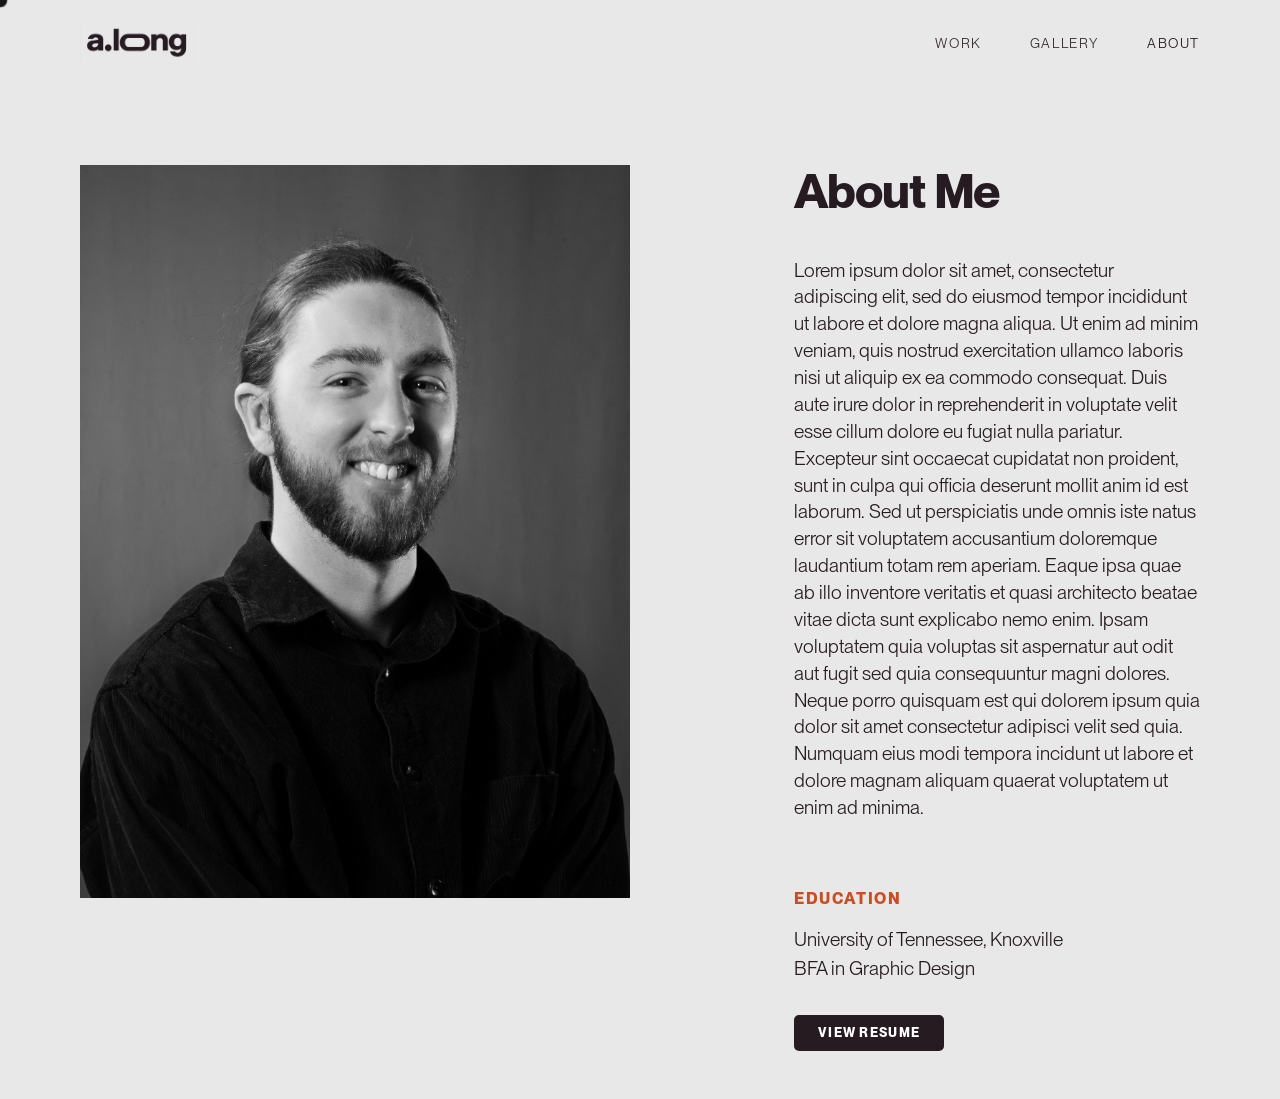
<file: about.html>
<!DOCTYPE html>
<html lang="en" data-theme="light">
<head>
    <meta charset="UTF-8">
    <meta name="viewport" content="width=device-width, initial-scale=1.0">
    <title>Alexander Long - About</title>
    <link rel="stylesheet" href="about-styles.css">
</head>
<body>
    <!-- Custom Cursor -->
    <div id="custom-cursor">View</div>

    <div id="loading-screen" class="loaded">
        <div class="loading-icon"></div>
    </div>

    <header class="header-static">
        <a href="homepage.html" class="logo"><img src="images/a-long-logo.png" alt="Alexander Long"></a>
        <nav>
            <ul>
                <li><a href="page2.html">WORK</a></li>
                <li><a href="gallery.html">GALLERY</a></li>
                <li><a href="about.html" class="active">ABOUT</a></li>
            </ul>
        </nav>
    </header>

    <main>
        <section class="info-grid">
            <div class="image-column">
                <img src="images/headshot.png" alt="Alexander Long">
            </div>

            <div class="about-column">
                <h3>About Me</h3>
                <p>Lorem ipsum dolor sit amet, consectetur adipiscing elit, sed do eiusmod tempor incididunt ut labore et dolore magna aliqua. 
                    Ut enim ad minim veniam, quis nostrud exercitation ullamco laboris nisi ut aliquip ex ea commodo consequat. 
                    Duis aute irure dolor in reprehenderit in voluptate velit esse cillum dolore eu fugiat nulla pariatur. 
                    Excepteur sint occaecat cupidatat non proident, sunt in culpa qui officia deserunt mollit anim id est laborum. 
                    Sed ut perspiciatis unde omnis iste natus error sit voluptatem accusantium doloremque laudantium totam rem aperiam. 
                    Eaque ipsa quae ab illo inventore veritatis et quasi architecto beatae vitae dicta sunt explicabo nemo enim. 
                    Ipsam voluptatem quia voluptas sit aspernatur aut odit aut fugit sed quia consequuntur magni dolores. 
                    Neque porro quisquam est qui dolorem ipsum quia dolor sit amet consectetur adipisci velit sed quia. 
                    Numquam eius modi tempora incidunt ut labore et dolore magnam aliquam quaerat voluptatem ut enim ad minima. 
                </p>
                
                <div class="education-section">
                    <h4 class="education-label">EDUCATION</h4>
                    <h2 class="education-school">University of Tennessee, Knoxville</h2>
                    <p class="education-degree">BFA in Graphic Design</p>
                </div>
                
                <a href="#" class="about-link-button">VIEW RESUME</a>
            </div>
        </section>
    </main>

    <script>
        // Page transition on WORK link click
        (function() {
            var workLink = document.querySelector('a[href="page2.html"]');
            var loadingScreen = document.getElementById('loading-screen');
            
            if (workLink && loadingScreen) {
                workLink.addEventListener('click', function(e) {
                    e.preventDefault();
                    
                    // Start from top (hidden position)
                    loadingScreen.style.transition = 'none';
                    loadingScreen.style.transform = 'translateY(-100%)';
                    loadingScreen.classList.remove('loaded');
                    void loadingScreen.offsetWidth; // Trigger reflow
                    
                    // Animate down to cover screen
                    loadingScreen.style.transition = 'transform 1s cubic-bezier(0.65, 0, 0.35, 1)';
                    loadingScreen.style.transform = 'translateY(0)';
                    
                    setTimeout(function() {
                        window.location.href = 'page2.html';
                    }, 1000);
                });
            }
        })();

        // Custom Cursor with smooth following
        (function() {
            var customCursor = document.getElementById('custom-cursor');
            
            var cursorPos = { x: 0, y: 0 };
            var mousePos = { x: 0, y: 0 };
            var speed = 0.15;

            document.addEventListener('mousemove', function(e) {
                mousePos.x = e.clientX;
                mousePos.y = e.clientY;
            });

            function updateCursor() {
                cursorPos.x += (mousePos.x - cursorPos.x) * speed;
                cursorPos.y += (mousePos.y - cursorPos.y) * speed;
                
                customCursor.style.transform = 'translate(' + cursorPos.x + 'px, ' + cursorPos.y + 'px) translate(-50%, -50%)';
                
                requestAnimationFrame(updateCursor);
            }
            updateCursor();

            var navLinks = document.querySelectorAll('nav a');
            var logo = document.querySelector('.logo');
            
            navLinks.forEach(function(link) {
                link.addEventListener('mouseenter', function() {
                    customCursor.classList.add('active');
                });

                link.addEventListener('mouseleave', function() {
                    customCursor.classList.remove('active');
                });
            });
            
            if (logo) {
                logo.addEventListener('mouseenter', function() {
                    customCursor.classList.add('active');
                });

                logo.addEventListener('mouseleave', function() {
                    customCursor.classList.remove('active');
                });
            }

            // Add hover effect for about link button
            var aboutButton = document.querySelector('.about-link-button');
            if (aboutButton) {
                aboutButton.addEventListener('mouseenter', function() {
                    customCursor.classList.add('active');
                });

                aboutButton.addEventListener('mouseleave', function() {
                    customCursor.classList.remove('active');
                });
            }
        })();

        // Page transition for Gallery link
        (function() {
            var galleryLink = document.querySelector('a[href="gallery.html"]');
            var loadingScreen = document.getElementById('loading-screen');
            
            if (galleryLink && loadingScreen) {
                galleryLink.addEventListener('click', function(e) {
                    e.preventDefault();
                    
                    loadingScreen.style.transition = 'none';
                    loadingScreen.style.transform = 'translateY(-100%)';
                    loadingScreen.classList.remove('loaded');
                    void loadingScreen.offsetWidth;
                    
                    loadingScreen.style.transition = 'transform 1s cubic-bezier(0.65, 0, 0.35, 1)';
                    loadingScreen.style.transform = 'translateY(0)';
                    
                    setTimeout(function() {
                        window.location.href = 'gallery.html';
                    }, 1000);
                });
            }
        })();

        // Page transition for Logo click
        (function() {
            var logoLink = document.querySelector('a.logo');
            var loadingScreen = document.getElementById('loading-screen');
            
            if (logoLink && loadingScreen) {
                logoLink.addEventListener('click', function(e) {
                    e.preventDefault();
                    
                    loadingScreen.style.transition = 'none';
                    loadingScreen.style.transform = 'translateY(-100%)';
                    loadingScreen.classList.remove('loaded');
                    void loadingScreen.offsetWidth;
                    
                    loadingScreen.style.transition = 'transform 1s cubic-bezier(0.65, 0, 0.35, 1)';
                    loadingScreen.style.transform = 'translateY(0)';
                    
                    setTimeout(function() {
                        window.location.href = 'homepage.html';
                    }, 1000);
                });
            }
        })();
    </script>
</body>
</html>
</file>
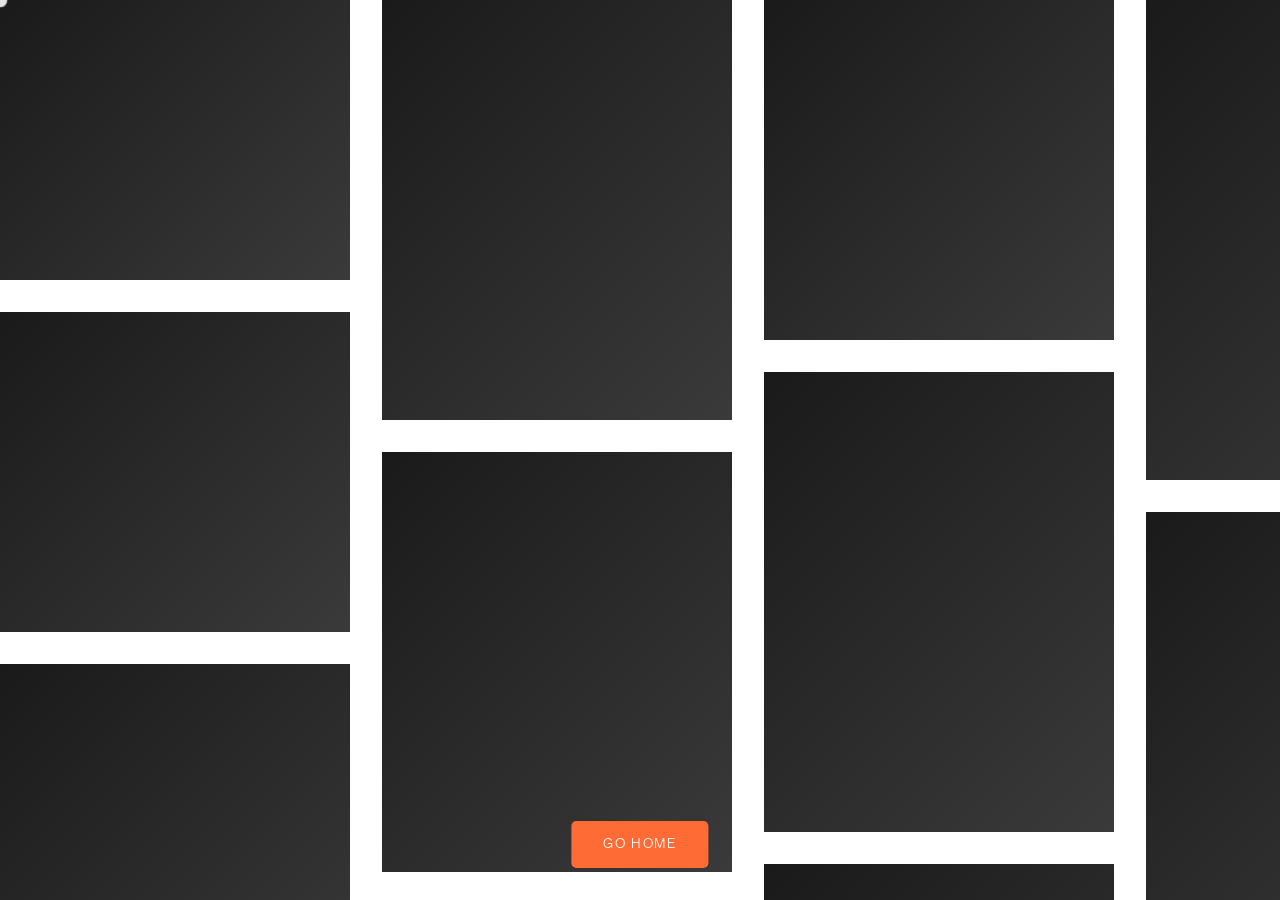
<file: gallery.html>
<!DOCTYPE html>
<html lang="en">
<head>
    <meta charset="UTF-8">
    <meta name="viewport" content="width=device-width, initial-scale=1.0">
    <title>Gallery - Alexander Long</title>
    <link rel="stylesheet" href="gallery-styles.css">
</head>
<body>
    <!-- Custom Cursor -->
    <div id="custom-cursor">View</div>

    <div id="loading-screen">
        <div class="loading-icon"></div>
    </div>

    <div id="gallery-container"></div>

    <a href="homepage.html" id="home-button">GO HOME

    <script>
        // Custom Cursor
        (function() {
            var customCursor = document.getElementById('custom-cursor');
            
            var cursorPos = { x: 0, y: 0 };
            var mousePos = { x: 0, y: 0 };
            var speed = 0.15;

            document.addEventListener('mousemove', function(e) {
                mousePos.x = e.clientX;
                mousePos.y = e.clientY;
            });

            function updateCursor() {
                cursorPos.x += (mousePos.x - cursorPos.x) * speed;
                cursorPos.y += (mousePos.y - cursorPos.y) * speed;
                
                customCursor.style.transform = 'translate(' + cursorPos.x + 'px, ' + cursorPos.y + 'px) translate(-50%, -50%)';
                
                requestAnimationFrame(updateCursor);
            }
            updateCursor();
        })();

        // Infinite Parallax Grid
        (function() {
            var container = document.getElementById('gallery-container');
            var items = [];
            var mouse = { x: 0.5, y: 0.5 };
            var scroll = { x: 0, y: 0, targetX: 0, targetY: 0 };
            var isDragging = false;
            var dragStart = { x: 0, y: 0, scrollX: 0, scrollY: 0 };
            
            // Masonry layout with 2rem gaps
            var gap = 32; // 2rem = 32px
            var cellSize = 350;
            var cols = 6;
            
            // Wide range of image heights (250-500px) for better gap filling
            var heights = [
                280, 420, 340, 480, 360, 440, 320, 460, 380, 420, 
                300, 450, 370, 430, 350, 470, 390, 410, 360, 440, 
                330, 460, 380, 420, 350, 450, 370, 430, 360, 470,
                290, 440, 380, 420, 350, 460, 370, 430, 360, 450,
                310, 470, 390, 410, 370, 440, 350, 460, 380, 430,
                320, 450, 360, 430, 390, 460, 370, 420, 350, 440
            ];
            
            var imageData = [];
            var columnHeights = [];
            
            // Initialize column heights
            for (var i = 0; i < cols; i++) {
                columnHeights.push(0);
            }
            
            // Place images in masonry layout
            heights.forEach(function(height) {
                // Find shortest column
                var shortestCol = 0;
                var minHeight = columnHeights[0];
                
                for (var c = 1; c < cols; c++) {
                    if (columnHeights[c] < minHeight) {
                        minHeight = columnHeights[c];
                        shortestCol = c;
                    }
                }
                
                // Place image in shortest column
                imageData.push({
                    x: shortestCol * (cellSize + gap),
                    y: columnHeights[shortestCol],
                    w: cellSize,
                    h: height
                });
                
                // Update column height (add gap after each image)
                columnHeights[shortestCol] += height + gap;
            });
            
            // Calculate tile dimensions - use tallest column and remove trailing gap
            var tileW = cols * (cellSize + gap);
            var maxColHeight = Math.max.apply(null, columnHeights);
            
            // Equalize columns by filling to exact height
            for (var colIndex = 0; colIndex < cols; colIndex++) {
                var currentHeight = columnHeights[colIndex];
                
                while (currentHeight < maxColHeight) {
                    var remainingHeight = maxColHeight - currentHeight;
                    
                    // If remaining space is less than gap, fill it completely
                    if (remainingHeight < gap * 2) {
                        imageData.push({
                            x: colIndex * (cellSize + gap),
                            y: currentHeight,
                            w: cellSize,
                            h: remainingHeight
                        });
                        currentHeight = maxColHeight;
                    } else {
                        // Add a filler with gap
                        var fillerHeight = Math.min(remainingHeight - gap, 300 + Math.floor(Math.random() * 200));
                        
                        imageData.push({
                            x: colIndex * (cellSize + gap),
                            y: currentHeight,
                            w: cellSize,
                            h: fillerHeight
                        });
                        
                        currentHeight += fillerHeight + gap;
                    }
                }
                
                columnHeights[colIndex] = maxColHeight;
            }
            
            var tileH = maxColHeight;
            
            // Create tiles (2x2 grid for infinite scroll)
            function createTiles() {
                for (var tileY = 0; tileY < 2; tileY++) {
                    for (var tileX = 0; tileX < 2; tileX++) {
                        imageData.forEach(function(data, i) {
                            var item = document.createElement('div');
                            item.className = 'gallery-item';
                            item.style.width = data.w + 'px';
                            item.style.height = data.h + 'px';
                            
                            var box = document.createElement('div');
                            box.className = 'placeholder-box';
                            item.appendChild(box);
                            
                            container.appendChild(item);
                            
                            items.push({
                                el: item,
                                baseX: data.x + (tileX * tileW),
                                baseY: data.y + (tileY * tileH),
                                w: data.w,
                                h: data.h,
                                offsetX: 0,
                                offsetY: 0,
                                ease: 0.3 + Math.random() * 0.4
                            });
                        });
                    }
                }
            }
            
            createTiles();
            
            // Mouse tracking
            document.addEventListener('mousemove', function(e) {
                mouse.x = e.clientX / window.innerWidth;
                mouse.y = e.clientY / window.innerHeight;
            });
            
            // Wheel scrolling
            document.addEventListener('wheel', function(e) {
                e.preventDefault();
                scroll.targetX -= e.deltaX * 0.5;
                scroll.targetY -= e.deltaY * 0.5;
            }, { passive: false });
            
            // Drag scrolling
            document.addEventListener('mousedown', function(e) {
                isDragging = true;
                dragStart.x = e.clientX;
                dragStart.y = e.clientY;
                dragStart.scrollX = scroll.targetX;
                dragStart.scrollY = scroll.targetY;
                document.body.style.cursor = 'grabbing';
            });
            
            document.addEventListener('mouseup', function() {
                isDragging = false;
                document.body.style.cursor = '';
            });
            
            document.addEventListener('mousemove', function(e) {
                if (isDragging) {
                    scroll.targetX = dragStart.scrollX + (e.clientX - dragStart.x);
                    scroll.targetY = dragStart.scrollY + (e.clientY - dragStart.y);
                }
            });
            
            // Render loop
            function render() {
                // Smooth scroll
                scroll.x += (scroll.targetX - scroll.x) * 0.08;
                scroll.y += (scroll.targetY - scroll.y) * 0.08;
                
                var winW = window.innerWidth;
                var winH = window.innerHeight;
                
                items.forEach(function(item) {
                    // Position with scroll only
                    var posX = item.baseX + scroll.x + item.offsetX;
                    var posY = item.baseY + scroll.y + item.offsetY;
                    
                    // Wrap horizontally
                    if (posX + item.w < 0) {
                        item.offsetX += tileW * 2;
                    } else if (posX > winW) {
                        item.offsetX -= tileW * 2;
                    }
                    
                    // Wrap vertically
                    if (posY + item.h < 0) {
                        item.offsetY += tileH * 2;
                    } else if (posY > winH) {
                        item.offsetY -= tileH * 2;
                    }
                    
                    // Apply transform
                    item.el.style.transform = 'translate(' + posX + 'px, ' + posY + 'px)';
                });
                
                requestAnimationFrame(render);
            }
            
            render();
        })();

        // Loading screen animation on page load
        (function() {
            var loadingScreen = document.getElementById('loading-screen');
            var startTime = Date.now();
            var minLoadTime = 800;

            window.addEventListener('load', function() {
                var elapsed = Date.now() - startTime;
                var remaining = Math.max(0, minLoadTime - elapsed);

                setTimeout(function() {
                    loadingScreen.classList.add('loaded');
                }, remaining);
            });
        })();

        // Handle browser back button to go to homepage
        (function() {
            // Push a state when the page loads
            history.pushState(null, null, location.href);
            
            window.addEventListener('popstate', function() {
                // When back button is pressed, redirect to homepage
                window.location.href = 'homepage.html';
            });
        })();

        // Page transition for Home button
        (function() {
            var homeButton = document.getElementById('home-button');
            var loadingScreen = document.getElementById('loading-screen');
            
            if (homeButton && loadingScreen) {
                homeButton.addEventListener('click', function(e) {
                    e.preventDefault();
                    
                    loadingScreen.style.transition = 'none';
                    loadingScreen.style.transform = 'translateY(-100%)';
                    loadingScreen.classList.remove('loaded');
                    void loadingScreen.offsetWidth;
                    
                    loadingScreen.style.transition = 'transform 1s cubic-bezier(0.65, 0, 0.35, 1)';
                    loadingScreen.style.transform = 'translateY(0)';
                    
                    setTimeout(function() {
                        window.location.href = 'homepage.html';
                    }, 1000);
                });
            }
        })();
    </script>
</body>
</html>
</file>
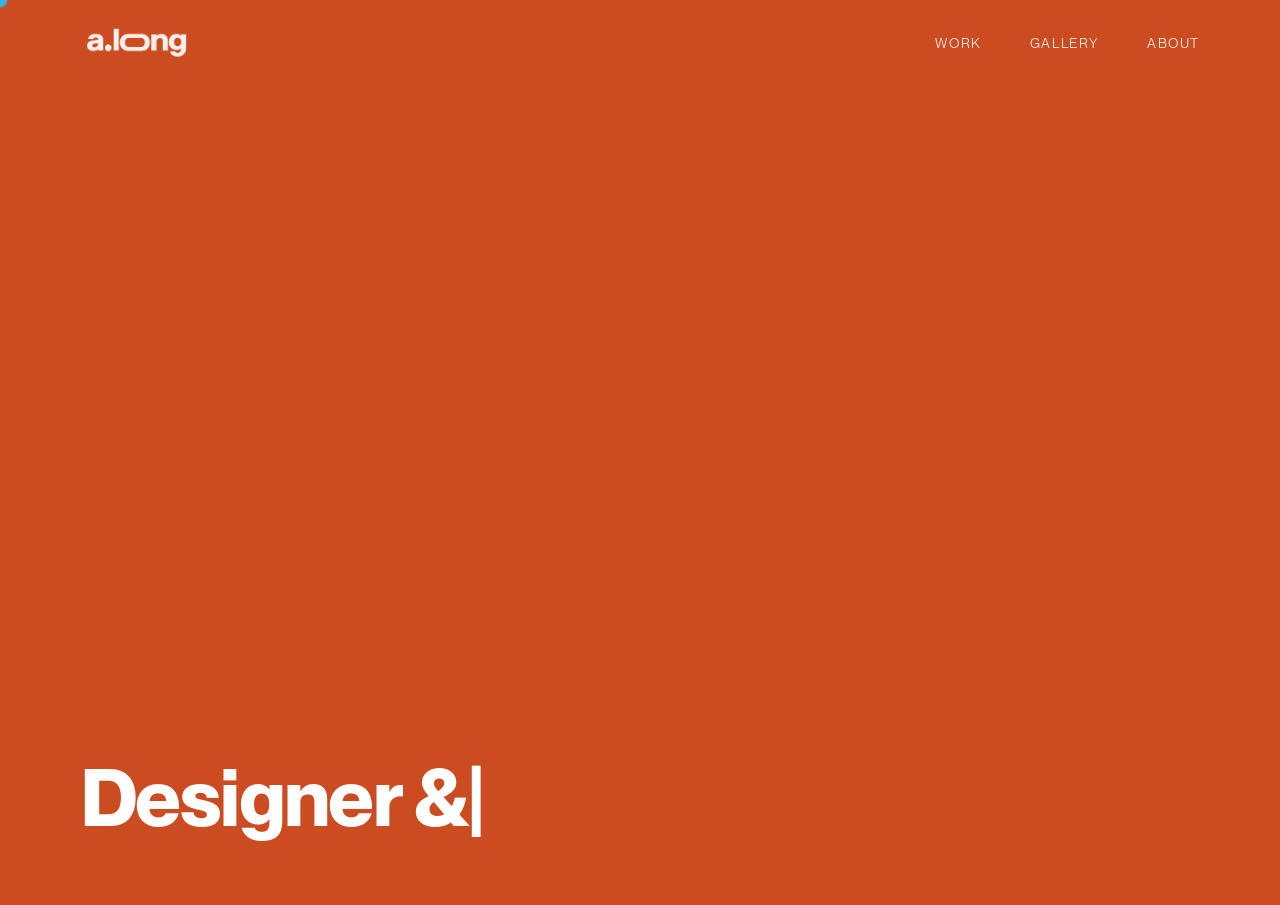
<file: homepage.html>
<!DOCTYPE html>
<html lang="en" data-theme="light">
<head>
    <meta charset="UTF-8">
    <meta name="viewport" content="width=device-width, initial-scale=1.0">
    <title>Alexander Long - Home</title>
    <link rel="stylesheet" href="homepage-style.css">
</head>
<body>
    <!-- Custom Cursor -->
    <div id="custom-cursor">View</div>

    <div id="loading-screen">
        <div class="loading-icon"></div>
    </div>

    <header class="header-static">
        <a href="homepage.html" class="logo"><img src="images/logo.png" alt="Alexander Long"></a>
        <nav>
            <ul>
                <li><a href="page2.html">WORK</a></li>
                <li><a href="gallery.html">GALLERY</a></li>
                <li><a href="about.html">ABOUT</a></li>
            </ul>
        </nav>
    </header>

    <main>
        <!-- titleYour homepage content goes here -->
         <h1 class="typing-text" data-text="Designer & Photographer Creating Work Spanning Across Print, Digital, and Industrial Experiences."></h1>
    </main>

    <script>
        // Page transition on WORK link click
        (function() {
            var workLink = document.querySelector('a[href="page2.html"]');
            var loadingScreen = document.getElementById('loading-screen');
            
            if (workLink && loadingScreen) {
                workLink.addEventListener('click', function(e) {
                    e.preventDefault();
                    
                    // Start from top (hidden position)
                    loadingScreen.style.transition = 'none';
                    loadingScreen.style.transform = 'translateY(-100%)';
                    loadingScreen.classList.remove('loaded');
                    void loadingScreen.offsetWidth; // Trigger reflow
                    
                    // Animate down to cover screen
                    loadingScreen.style.transition = 'transform 1s cubic-bezier(0.65, 0, 0.35, 1)';
                    loadingScreen.style.transform = 'translateY(0)';
                    
                    setTimeout(function() {
                        window.location.href = 'page2.html';
                    }, 1000);
                });
            }
        })();

        // Custom Cursor with smooth following
        (function() {
            var customCursor = document.getElementById('custom-cursor');
            
            var cursorPos = { x: 0, y: 0 };
            var mousePos = { x: 0, y: 0 };
            var speed = 0.15;

            document.addEventListener('mousemove', function(e) {
                mousePos.x = e.clientX;
                mousePos.y = e.clientY;
            });

            function updateCursor() {
                cursorPos.x += (mousePos.x - cursorPos.x) * speed;
                cursorPos.y += (mousePos.y - cursorPos.y) * speed;
                
                customCursor.style.transform = 'translate(' + cursorPos.x + 'px, ' + cursorPos.y + 'px) translate(-50%, -50%)';
                
                requestAnimationFrame(updateCursor);
            }
            updateCursor();

            var navLinks = document.querySelectorAll('nav a');
            var logo = document.querySelector('.logo');
            
            navLinks.forEach(function(link) {
                link.addEventListener('mouseenter', function() {
                    customCursor.classList.add('active');
                });

                link.addEventListener('mouseleave', function() {
                    customCursor.classList.remove('active');
                });
            });
            
            if (logo) {
                logo.addEventListener('mouseenter', function() {
                    customCursor.classList.add('active');
                });

                logo.addEventListener('mouseleave', function() {
                    customCursor.classList.remove('active');
                });
            }
        })();

        // Typing animation for main heading with pauses
        (function() {
            var typingHeading = document.querySelector('.typing-text');
            
            if (!typingHeading) return;
            
            var headingText = typingHeading.getAttribute('data-text');
            typingHeading.textContent = '';
            
            var headingIndex = 0;
            var typingSpeed = 70;
            var pausePositions = [24];
            var pauseDuration = 800;
            
            function typeHeading() {
                if (headingIndex < headingText.length) {
                    typingHeading.textContent += headingText.charAt(headingIndex);
                    headingIndex++;
                    
                    // Add pause at specific positions
                    if (pausePositions.includes(headingIndex)) {
                        setTimeout(typeHeading, pauseDuration);
                    } else {
                        setTimeout(typeHeading, typingSpeed);
                    }
                } else {
                    // Keep cursor blinking for 3 seconds before removing it
                    setTimeout(function() {
                        typingHeading.classList.add('done');
                    }, 3000);
                }
            }
            
            // Start typing after page loads
            window.addEventListener('load', function() {
                setTimeout(function() {
                    typeHeading();
                }, 500);
            });
        })();

        // Loading screen animation on page load
        (function() {
            var loadingScreen = document.getElementById('loading-screen');
            var startTime = Date.now();
            var minLoadTime = 800;

            window.addEventListener('load', function() {
                var elapsed = Date.now() - startTime;
                var remaining = Math.max(0, minLoadTime - elapsed);

                setTimeout(function() {
                    loadingScreen.classList.add('loaded');
                }, remaining);
            });
        })();

        // Page transition for Gallery link
        (function() {
            var galleryLink = document.querySelector('a[href="gallery.html"]');
            var loadingScreen = document.getElementById('loading-screen');
            
            if (galleryLink && loadingScreen) {
                galleryLink.addEventListener('click', function(e) {
                    e.preventDefault();
                    
                    loadingScreen.style.transition = 'none';
                    loadingScreen.style.transform = 'translateY(-100%)';
                    loadingScreen.classList.remove('loaded');
                    void loadingScreen.offsetWidth;
                    
                    loadingScreen.style.transition = 'transform 1s cubic-bezier(0.65, 0, 0.35, 1)';
                    loadingScreen.style.transform = 'translateY(0)';
                    
                    setTimeout(function() {
                        window.location.href = 'gallery.html';
                    }, 1000);
                });
            }
        })();

        // Page transition for Logo click
        (function() {
            var logoLink = document.querySelector('a.logo');
            var loadingScreen = document.getElementById('loading-screen');
            
            if (logoLink && loadingScreen) {
                logoLink.addEventListener('click', function(e) {
                    // Only prevent default if not already on homepage
                    if (window.location.pathname.indexOf('homepage.html') === -1) {
                        e.preventDefault();
                        
                        loadingScreen.style.transition = 'none';
                        loadingScreen.style.transform = 'translateY(-100%)';
                        loadingScreen.classList.remove('loaded');
                        void loadingScreen.offsetWidth;
                        
                        loadingScreen.style.transition = 'transform 1s cubic-bezier(0.65, 0, 0.35, 1)';
                        loadingScreen.style.transform = 'translateY(0)';
                        
                        setTimeout(function() {
                            window.location.href = 'homepage.html';
                        }, 1000);
                    }
                });
            }
        })();
    </script>
</body>
</html>
</file>
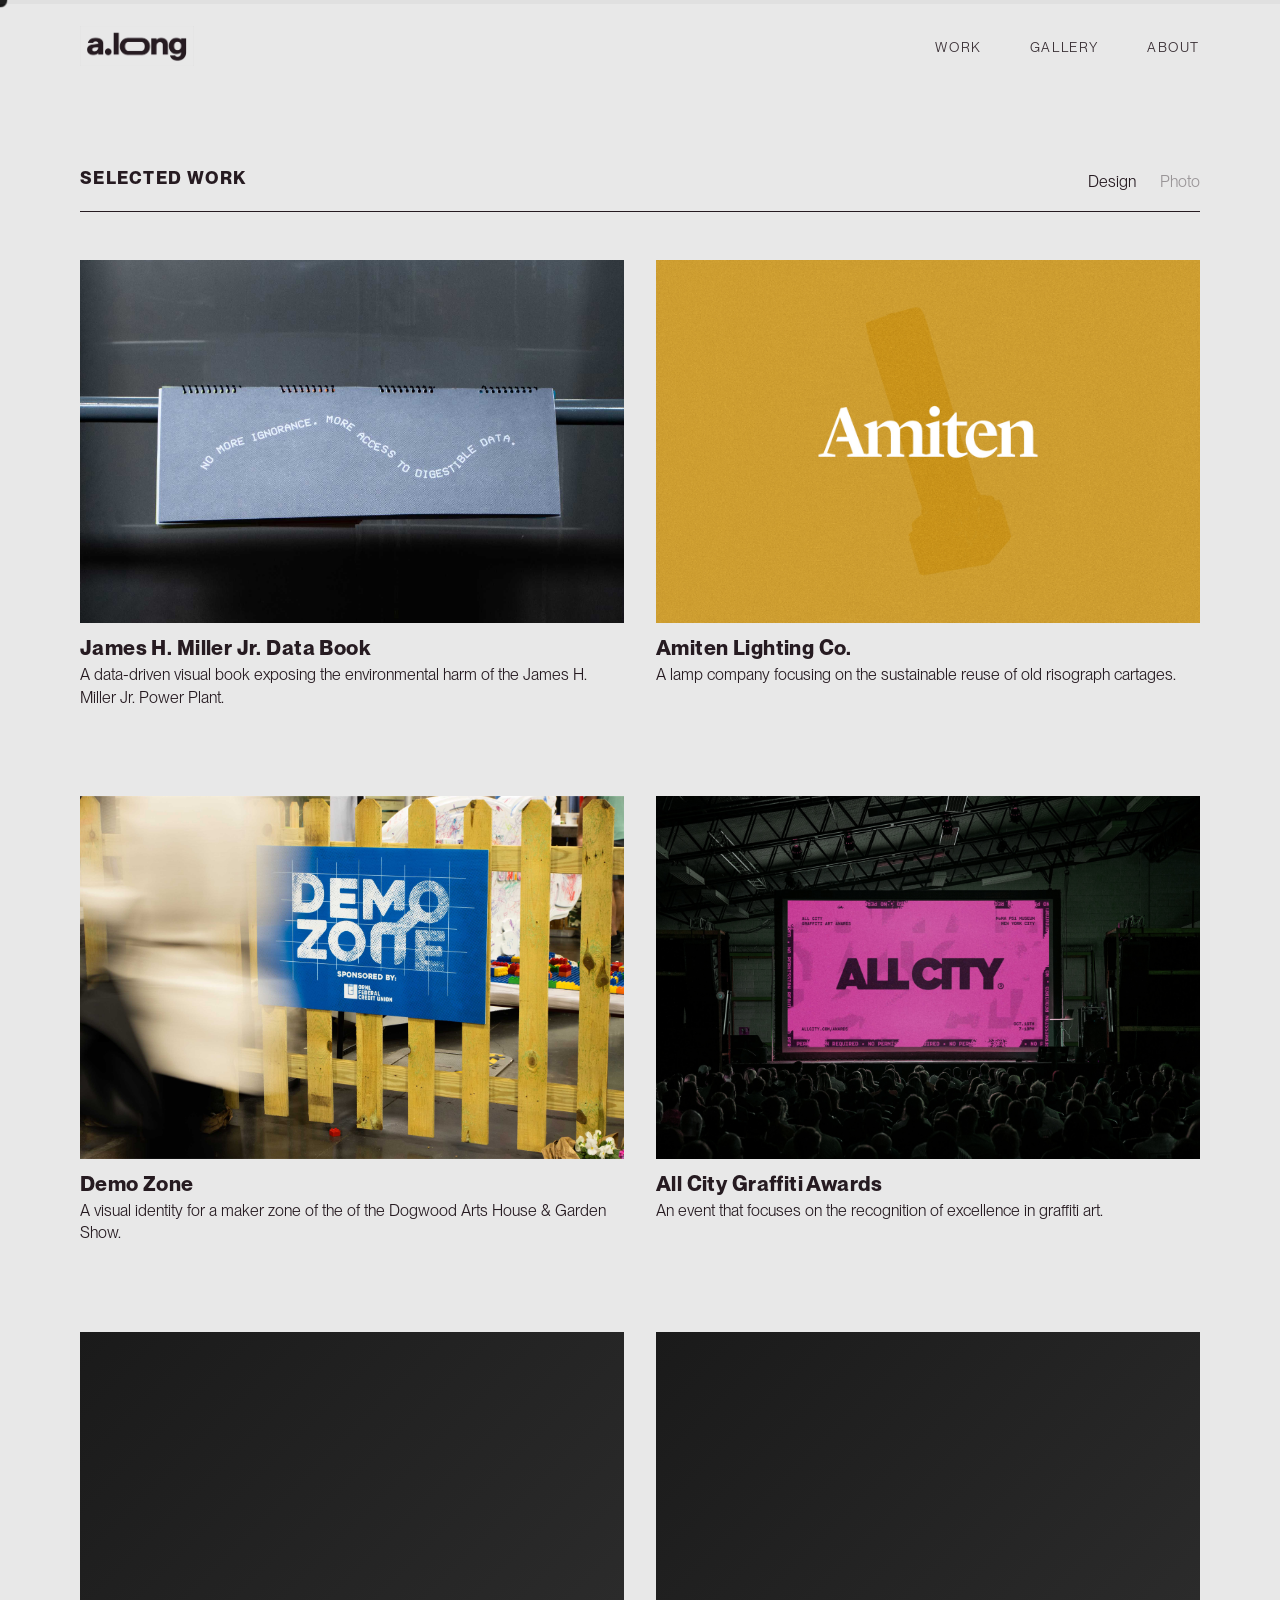
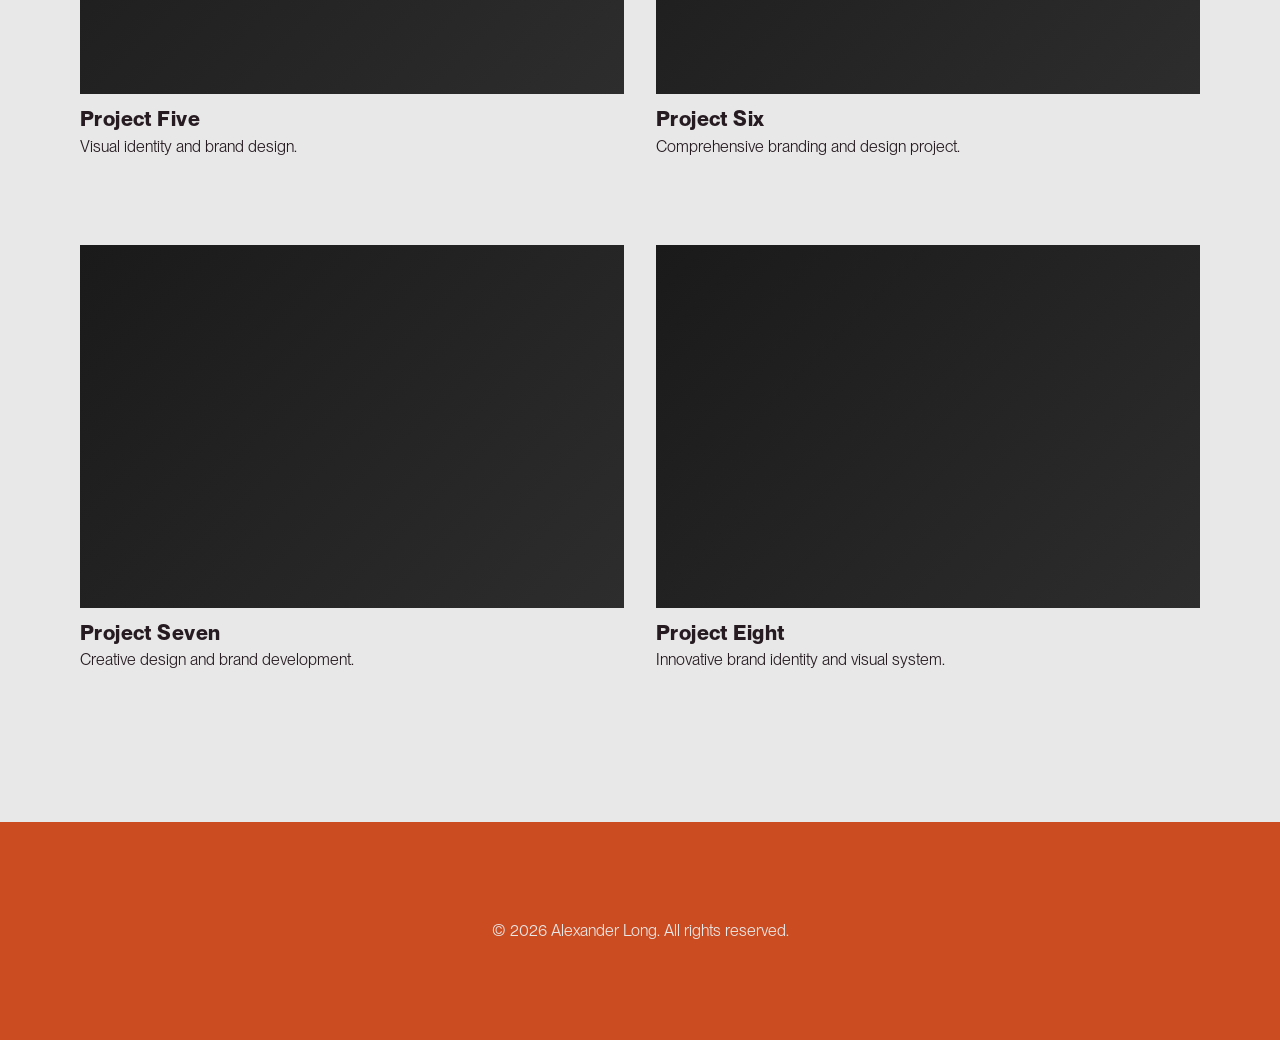
<file: page2.html>
<!DOCTYPE html>
<html lang="en">
<head>
    <meta charset="UTF-8">
    <meta name="viewport" content="width=device-width, initial-scale=1.0">
    <title>Page 2 - Alexander Long</title>
    <link rel="stylesheet" href="page2-styles.css">
</head>
<body>
    <div id="scroll-progress">
        <div id="scroll-progress-bar"></div>
    </div>

    <!-- Custom Cursor -->
    <div id="custom-cursor">View</div>

    <div id="loading-screen">
        <div class="loading-icon"></div>
    </div>

    <header>
        <a href="homepage.html" class="logo"><img src="images/a-long-logo.png" alt="Alexander Long"></a>
        <nav>
            <ul>
                <li><a href="page2.html" class="active">WORK</a></li>
                <li><a href="gallery.html">GALLERY</a></li>
                <li><a href="about.html">ABOUT</a></li>
            </ul>
        </nav>
    </header>

    <div id="page-wrapper">
        <main>
        <!-- Intro Section -->
        <section class="intro">
            <h1 class="name" id="intro-text"><strong>SELECTED WORK</strong></h1>
            
            <!-- Work Type Toggle -->
            <div class="work-toggle">
                <button class="toggle-btn active" data-type="design">Design</button>
                <button class="toggle-btn" data-type="photo">Photo</button>
            </div>
        </section>

        <!-- Design Projects Grid -->
        <section class="projects-grid design-projects" id="design-projects">
            <article class="project-card">
                <a href="index.html" class="project-link">
                    <div class="project-image-container">
                        <div class="project-image-placeholder"></div>
                    </div>
                </a>
                <div class="project-info">
                    <h3 class="project-name">James H. Miller Jr. Data Book</h3>
                    <p class="project-description">A data-driven visual book exposing the environmental harm of the James H. Miller Jr. Power Plant.</p>
                    <div class="project-tags">
                        <span class="tag">Brand Identity</span>
                        <span class="tag">Art Direction</span>
                    </div>
                </div>
            </article>

            <article class="project-card">
                <div class="project-image-container">
                    <div class="project-image-placeholder"></div>
                </div>
                <div class="project-info">
                    <h3 class="project-name">Amiten Lighting Co.</h3>
                    <p class="project-description">A brand identity for a human-centric real estate technology platform.</p>
                    <div class="project-tags">
                        <span class="tag">Information Design</span>
                        <span class="tag">Web Design</span>
                    </div>
                </div>
            </article>

            <article class="project-card">
                <div class="project-image-container">
                    <div class="project-image-placeholder"></div>
                </div>
                <div class="project-info">
                    <h3 class="project-name">Project Three</h3>
                    <p class="project-description">Brand identity for the 370-acre urban redevelopment project in Toronto.</p>
                    <div class="project-tags">
                        <span class="tag">Brand Identity</span>
                        <span class="tag">Environmental Design</span>
                    </div>
                </div>
            </article>

            <article class="project-card">
                <div class="project-image-container">
                    <div class="project-image-placeholder"></div>
                </div>
                <div class="project-info">
                    <h3 class="project-name">Project Four</h3>
                    <p class="project-description">Brand identity for a leading organization.</p>
                    <div class="project-tags">
                        <span class="tag">Art Direction</span>
                        <span class="tag">Brand Strategy</span>
                    </div>
                </div>
            </article>

            <article class="project-card">
                <div class="project-image-container">
                    <div class="project-image-placeholder"></div>
                </div>
                <div class="project-info">
                    <h3 class="project-name">Project Five</h3>
                    <p class="project-description">Visual identity and brand design.</p>
                    <div class="project-tags">
                        <span class="tag">Visual Identity</span>
                        <span class="tag">Print Design</span>
                    </div>
                </div>
            </article>

            <article class="project-card">
                <div class="project-image-container">
                    <div class="project-image-placeholder"></div>
                </div>
                <div class="project-info">
                    <h3 class="project-name">Project Six</h3>
                    <p class="project-description">Comprehensive branding and design project.</p>
                    <div class="project-tags">
                        <span class="tag">Brand Identity</span>
                        <span class="tag">Information Design</span>
                        <span class="tag">Digital</span>
                    </div>
                </div>
            </article>

            <article class="project-card">
                <div class="project-image-container">
                    <div class="project-image-placeholder"></div>
                </div>
                <div class="project-info">
                    <h3 class="project-name">Project Seven</h3>
                    <p class="project-description">Creative design and brand development.</p>
                    <div class="project-tags">
                        <span class="tag">Design</span>
                        <span class="tag">Creative Direction</span>
                    </div>
                </div>
            </article>

            <article class="project-card">
                <div class="project-image-container">
                    <div class="project-image-placeholder"></div>
                </div>
                <div class="project-info">
                    <h3 class="project-name">Project Eight</h3>
                    <p class="project-description">Innovative brand identity and visual system.</p>
                    <div class="project-tags">
                        <span class="tag">Brand Identity</span>
                        <span class="tag">Web Design</span>
                    </div>
                </div>
            </article>
        </section>

        <!-- Photo Projects Grid -->
        <section class="projects-grid photo-projects" id="photo-projects" style="display: none;">
            <article class="project-card">
                <div class="project-image-container">
                    <div class="project-image-placeholder"></div>
                </div>
                <div class="project-info">
                    <h3 class="project-name">Photo Project One</h3>
                    <p class="project-description">A stunning photography series capturing urban landscapes.</p>
                    <div class="project-tags">
                        <span class="tag">Photography</span>
                        <span class="tag">Urban</span>
                    </div>
                </div>
            </article>

            <article class="project-card">
                <div class="project-image-container">
                    <div class="project-image-placeholder"></div>
                </div>
                <div class="project-info">
                    <h3 class="project-name">Photo Project Two</h3>
                    <p class="project-description">Portrait photography exploring human emotion and connection.</p>
                    <div class="project-tags">
                        <span class="tag">Photography</span>
                        <span class="tag">Portrait</span>
                    </div>
                </div>
            </article>

            <article class="project-card">
                <div class="project-image-container">
                    <div class="project-image-placeholder"></div>
                </div>
                <div class="project-info">
                    <h3 class="project-name">Photo Project Three</h3>
                    <p class="project-description">Nature photography documenting natural environments.</p>
                    <div class="project-tags">
                        <span class="tag">Photography</span>
                        <span class="tag">Nature</span>
                    </div>
                </div>
            </article>

            <article class="project-card">
                <div class="project-image-container">
                    <div class="project-image-placeholder"></div>
                </div>
                <div class="project-info">
                    <h3 class="project-name">Photo Project Four</h3>
                    <p class="project-description">Commercial photography for brands and products.</p>
                    <div class="project-tags">
                        <span class="tag">Photography</span>
                        <span class="tag">Commercial</span>
                    </div>
                </div>
            </article>

            <article class="project-card">
                <div class="project-image-container">
                    <div class="project-image-placeholder"></div>
                </div>
                <div class="project-info">
                    <h3 class="project-name">Photo Project Five</h3>
                    <p class="project-description">Street photography capturing everyday moments.</p>
                    <div class="project-tags">
                        <span class="tag">Photography</span>
                        <span class="tag">Street</span>
                    </div>
                </div>
            </article>

            <article class="project-card">
                <div class="project-image-container">
                    <div class="project-image-placeholder"></div>
                </div>
                <div class="project-info">
                    <h3 class="project-name">Photo Project Six</h3>
                    <p class="project-description">Documentary photography series telling visual stories.</p>
                    <div class="project-tags">
                        <span class="tag">Photography</span>
                        <span class="tag">Documentary</span>
                    </div>
                </div>
            </article>
        </section>

        </main>
        
        <footer id="site-footer">
            <p>&copy; 2026 Alexander Long. All rights reserved.</p>
        </footer>
    </div>


    <script>
        // Loading screen animation
        (function() {
            var loadingScreen = document.getElementById('loading-screen');
            var startTime = Date.now();
            var minLoadTime = 800; // Minimum 0.8 seconds
            
            window.addEventListener('load', function() {
                var elapsed = Date.now() - startTime;
                var remaining = Math.max(0, minLoadTime - elapsed);
                
                setTimeout(function() {
                    loadingScreen.classList.add('loaded'); // Slides up (translateY(-100%))
                }, remaining);
            });
        })();

        // Page transition on WORK link click (self-refresh)
        (function() {
            var workLink = document.querySelector('a[href="page2.html"]');
            var loadingScreen = document.getElementById('loading-screen');
            
            if (workLink && loadingScreen) {
                workLink.addEventListener('click', function(e) {
                    e.preventDefault();
                    
                    // Start from top (hidden position)
                    loadingScreen.style.transition = 'none';
                    loadingScreen.style.transform = 'translateY(-100%)';
                    loadingScreen.classList.remove('loaded');
                    void loadingScreen.offsetWidth; // Trigger reflow
                    
                    // Animate down to cover screen
                    loadingScreen.style.transition = 'transform 1s cubic-bezier(0.65, 0, 0.35, 1)';
                    loadingScreen.style.transform = 'translateY(0)';
                    
                    setTimeout(function() {
                        window.location.reload();
                    }, 1000);
                });
            }
        })();

        // Load homepage data from CMS-editable JSON
        (function loadHomepageData() {
            var introText = document.getElementById('intro-text');
            
            fetch('data/homepage.json')
                .then(function(res) { return res.ok ? res.json() : Promise.reject(); })
                .then(function(data) {
                    // Update intro text (preserve bold on "Alexander Long")
                    if (data.intro_text && introText) {
                        introText.innerHTML = '<strong>Alexander Long</strong> ' + data.intro_text.replace(/^Alexander Long\s*/i, '');
                    }
                })
                .catch(function() { /* keep default HTML */ });
        })();

        // Load projects data from CMS-editable JSON
        (function loadProjectsData() {
            // Use the existing Design projects grid as the CMS target
            var projectsGrid = document.getElementById('design-projects');
            
            fetch('data/projects.json')
                .then(function(res) { return res.ok ? res.json() : Promise.reject(); })
                .then(function(data) {
                    if (data.projects && Array.isArray(data.projects) && projectsGrid) {
                        projectsGrid.innerHTML = '';
                        
                        data.projects.forEach(function(project) {
                            var article = document.createElement('article');
                            article.className = 'project-card';
                            
                            var imageContainer = document.createElement('div');
                            imageContainer.className = 'project-image-container';
                            
                            var imagePlaceholder = document.createElement('div');
                            imagePlaceholder.className = 'project-image-placeholder';
                            
                            // Add default image if provided
                            if (project.image && project.image.trim()) {
                                var img = document.createElement('img');
                                img.src = project.image.replace(/^\//, '');
                                img.alt = project.name || '';
                                img.style.width = '100%';
                                img.style.height = '100%';
                                img.style.objectFit = 'cover';
                                img.className = 'project-main-image';
                                imagePlaceholder.appendChild(img);
                                
                                // Add hover image if provided
                                if (project.hover_image && project.hover_image.trim()) {
                                    var hoverImg = document.createElement('img');
                                    hoverImg.src = project.hover_image.replace(/^\//, '');
                                    hoverImg.alt = project.name || '';
                                    hoverImg.style.width = '100%';
                                    hoverImg.style.height = '100%';
                                    hoverImg.style.objectFit = 'cover';
                                    hoverImg.className = 'project-hover-image';
                                    hoverImg.style.position = 'absolute';
                                    hoverImg.style.top = '0';
                                    hoverImg.style.left = '0';
                                    hoverImg.style.opacity = '0';
                                    hoverImg.style.transition = 'opacity 0.4s ease';
                                    imagePlaceholder.appendChild(hoverImg);
                                    
                                    // Add hover event listeners
                                    imageContainer.addEventListener('mouseenter', function() {
                                        hoverImg.style.opacity = '1';
                                    });
                                    imageContainer.addEventListener('mouseleave', function() {
                                        hoverImg.style.opacity = '0';
                                    });
                                }
                            }
                            
                            imageContainer.appendChild(imagePlaceholder);
                            
                            // Wrap in link if URL provided
                            if (project.link && project.link.trim()) {
                                var link = document.createElement('a');
                                link.href = project.link;
                                link.className = 'project-link';
                                link.appendChild(imageContainer);
                                article.appendChild(link);
                            } else {
                                article.appendChild(imageContainer);
                            }
                            
                            // Project info
                            var projectInfo = document.createElement('div');
                            projectInfo.className = 'project-info';
                            
                            if (project.name) {
                                var name = document.createElement('h3');
                                name.className = 'project-name';
                                name.textContent = project.name;
                                projectInfo.appendChild(name);
                            }
                            
                            if (project.description) {
                                var description = document.createElement('p');
                                description.className = 'project-description';
                                description.textContent = project.description;
                                projectInfo.appendChild(description);
                            }
                            
                            if (project.tags && Array.isArray(project.tags) && project.tags.length > 0) {
                                var tagsDiv = document.createElement('div');
                                tagsDiv.className = 'project-tags';
                                
                                project.tags.forEach(function(tag) {
                                    if (tag && tag.trim()) {
                                        var tagSpan = document.createElement('span');
                                        tagSpan.className = 'tag';
                                        tagSpan.textContent = tag;
                                        tagsDiv.appendChild(tagSpan);
                                    }
                                });
                                
                                projectInfo.appendChild(tagsDiv);
                            }
                            
                            article.appendChild(projectInfo);
                            projectsGrid.appendChild(article);
                        });
                        
                        // Attach loading animation to all project links
                        attachLoadingAnimation();
                    }
                })
                .catch(function() { /* keep default HTML */ });
        })();

        // Project link loading animation
        function attachLoadingAnimation() {
            var projectLinks = document.querySelectorAll('.project-link');
            var loadingScreen = document.getElementById('loading-screen');
            
            if (loadingScreen) {
                projectLinks.forEach(function(projectLink) {
                    projectLink.addEventListener('click', function(e) {
                        e.preventDefault();
                        var destination = this.href;
                        
                        // Position loading screen at bottom and make visible
                        loadingScreen.classList.add('transition-in');
                        loadingScreen.classList.remove('loaded');
                        
                        // Force reflow to ensure the transition-in class is applied
                        loadingScreen.offsetHeight;
                        
                        // Animate up to cover screen
                        setTimeout(function() {
                            loadingScreen.classList.remove('transition-in');
                        }, 10);
                        
                        // Wait for animation to complete (1s transition + buffer) then navigate
                        setTimeout(function() {
                            window.location.href = destination;
                        }, 1100);
                    });
                });
            }
        }

        // Custom Cursor with smooth following
        (function() {
            var customCursor = document.getElementById('custom-cursor');
            var projectImages = document.querySelectorAll('.project-image-placeholder');
            
            var cursorPos = { x: 0, y: 0 };
            var mousePos = { x: 0, y: 0 };
            var speed = 0.15; // Lower = more delay

            // Track mouse position
            document.addEventListener('mousemove', function(e) {
                mousePos.x = e.clientX;
                mousePos.y = e.clientY;
            });

            // Smooth cursor following animation
            function updateCursor() {
                cursorPos.x += (mousePos.x - cursorPos.x) * speed;
                cursorPos.y += (mousePos.y - cursorPos.y) * speed;
                
                customCursor.style.transform = 'translate(' + cursorPos.x + 'px, ' + cursorPos.y + 'px) translate(-50%, -50%)';
                
                requestAnimationFrame(updateCursor);
            }
            updateCursor();

            // Expand cursor on project image, nav links, logo, and toggle buttons
            var imageContainers = document.querySelectorAll('.project-image-container');
            var navLinks = document.querySelectorAll('nav a');
            var logo = document.querySelector('.logo');
            var workToggleBtns = document.querySelectorAll('.toggle-btn');
            
            imageContainers.forEach(function(container) {
                container.addEventListener('mouseenter', function() {
                    customCursor.classList.add('active');
                });

                container.addEventListener('mouseleave', function() {
                    customCursor.classList.remove('active');
                });
            });
            
            navLinks.forEach(function(link) {
                link.addEventListener('mouseenter', function() {
                    customCursor.classList.add('active');
                });

                link.addEventListener('mouseleave', function() {
                    customCursor.classList.remove('active');
                });
            });
            
            if (logo) {
                logo.addEventListener('mouseenter', function() {
                    customCursor.classList.add('active');
                });

                logo.addEventListener('mouseleave', function() {
                    customCursor.classList.remove('active');
                });
            }
            
            workToggleBtns.forEach(function(btn) {
                btn.addEventListener('mouseenter', function() {
                    customCursor.classList.add('active');
                });

                btn.addEventListener('mouseleave', function() {
                    customCursor.classList.remove('active');
                });
            });
        })();

        // Work Type Toggle functionality
        (function() {
            var toggleBtns = document.querySelectorAll('.toggle-btn');
            var designProjects = document.getElementById('design-projects');
            var photoProjects = document.getElementById('photo-projects');
            
            toggleBtns.forEach(function(btn) {
                btn.addEventListener('click', function() {
                    var type = btn.getAttribute('data-type');
                    
                    // Update active state
                    toggleBtns.forEach(function(b) {
                        b.classList.remove('active');
                    });
                    btn.classList.add('active');
                    
                    // Toggle project visibility
                    if (type === 'design') {
                        designProjects.style.display = 'grid';
                        photoProjects.style.display = 'none';
                    } else {
                        designProjects.style.display = 'none';
                        photoProjects.style.display = 'grid';
                    }
                });
            });
        })();

        // Header show/hide on scroll
        (function() {
            let lastScrollTop = 0;
            const header = document.querySelector('header');
            const scrollProgress = document.getElementById('scroll-progress');
            const scrollThreshold = 100;

            window.addEventListener('scroll', function() {
                let scrollTop = window.pageYOffset || document.documentElement.scrollTop;
                
                if (scrollTop > scrollThreshold) {
                    if (scrollTop > lastScrollTop) {
                        // Scrolling down - hide header and move indicator to top
                        header.classList.add('header-hidden');
                        scrollProgress.classList.add('at-top');
                    } else {
                        // Scrolling up - show header and move indicator below it
                        header.classList.remove('header-hidden');
                        scrollProgress.classList.remove('at-top');
                    }
                } else {
                    // Near top of page - always show header
                    header.classList.remove('header-hidden');
                    scrollProgress.classList.remove('at-top');
                }
                
                lastScrollTop = scrollTop;
            });
        })();

        // Scroll progress indicator
        (function() {
            var progressBar = document.getElementById('scroll-progress-bar');
            
            function updateProgressBar() {
                var scrollTop = window.pageYOffset || document.documentElement.scrollTop;
                var docHeight = document.documentElement.scrollHeight - document.documentElement.clientHeight;
                var scrollPercent = (scrollTop / docHeight) * 100;
                
                if (progressBar) {
                    progressBar.style.width = scrollPercent + '%';
                }
            }
            
            window.addEventListener('scroll', updateProgressBar);
            window.addEventListener('resize', updateProgressBar);
            updateProgressBar();
        })();

        // Page transition for Gallery link
        (function() {
            var galleryLink = document.querySelector('a[href="gallery.html"]');
            var loadingScreen = document.getElementById('loading-screen');
            
            if (galleryLink && loadingScreen) {
                galleryLink.addEventListener('click', function(e) {
                    e.preventDefault();
                    
                    loadingScreen.style.transition = 'none';
                    loadingScreen.style.transform = 'translateY(-100%)';
                    loadingScreen.classList.remove('loaded');
                    void loadingScreen.offsetWidth;
                    
                    loadingScreen.style.transition = 'transform 1s cubic-bezier(0.65, 0, 0.35, 1)';
                    loadingScreen.style.transform = 'translateY(0)';
                    
                    setTimeout(function() {
                        window.location.href = 'gallery.html';
                    }, 1000);
                });
            }
        })();

        // Page transition for Logo click
        (function() {
            var logoLink = document.querySelector('a.logo');
            var loadingScreen = document.getElementById('loading-screen');
            
            if (logoLink && loadingScreen) {
                logoLink.addEventListener('click', function(e) {
                    e.preventDefault();
                    
                    loadingScreen.style.transition = 'none';
                    loadingScreen.style.transform = 'translateY(-100%)';
                    loadingScreen.classList.remove('loaded');
                    void loadingScreen.offsetWidth;
                    
                    loadingScreen.style.transition = 'transform 1s cubic-bezier(0.65, 0, 0.35, 1)';
                    loadingScreen.style.transform = 'translateY(0)';
                    
                    setTimeout(function() {
                        window.location.href = 'homepage.html';
                    }, 1000);
                });
            }
        })();

    </script>
</body>
</html>
</file>
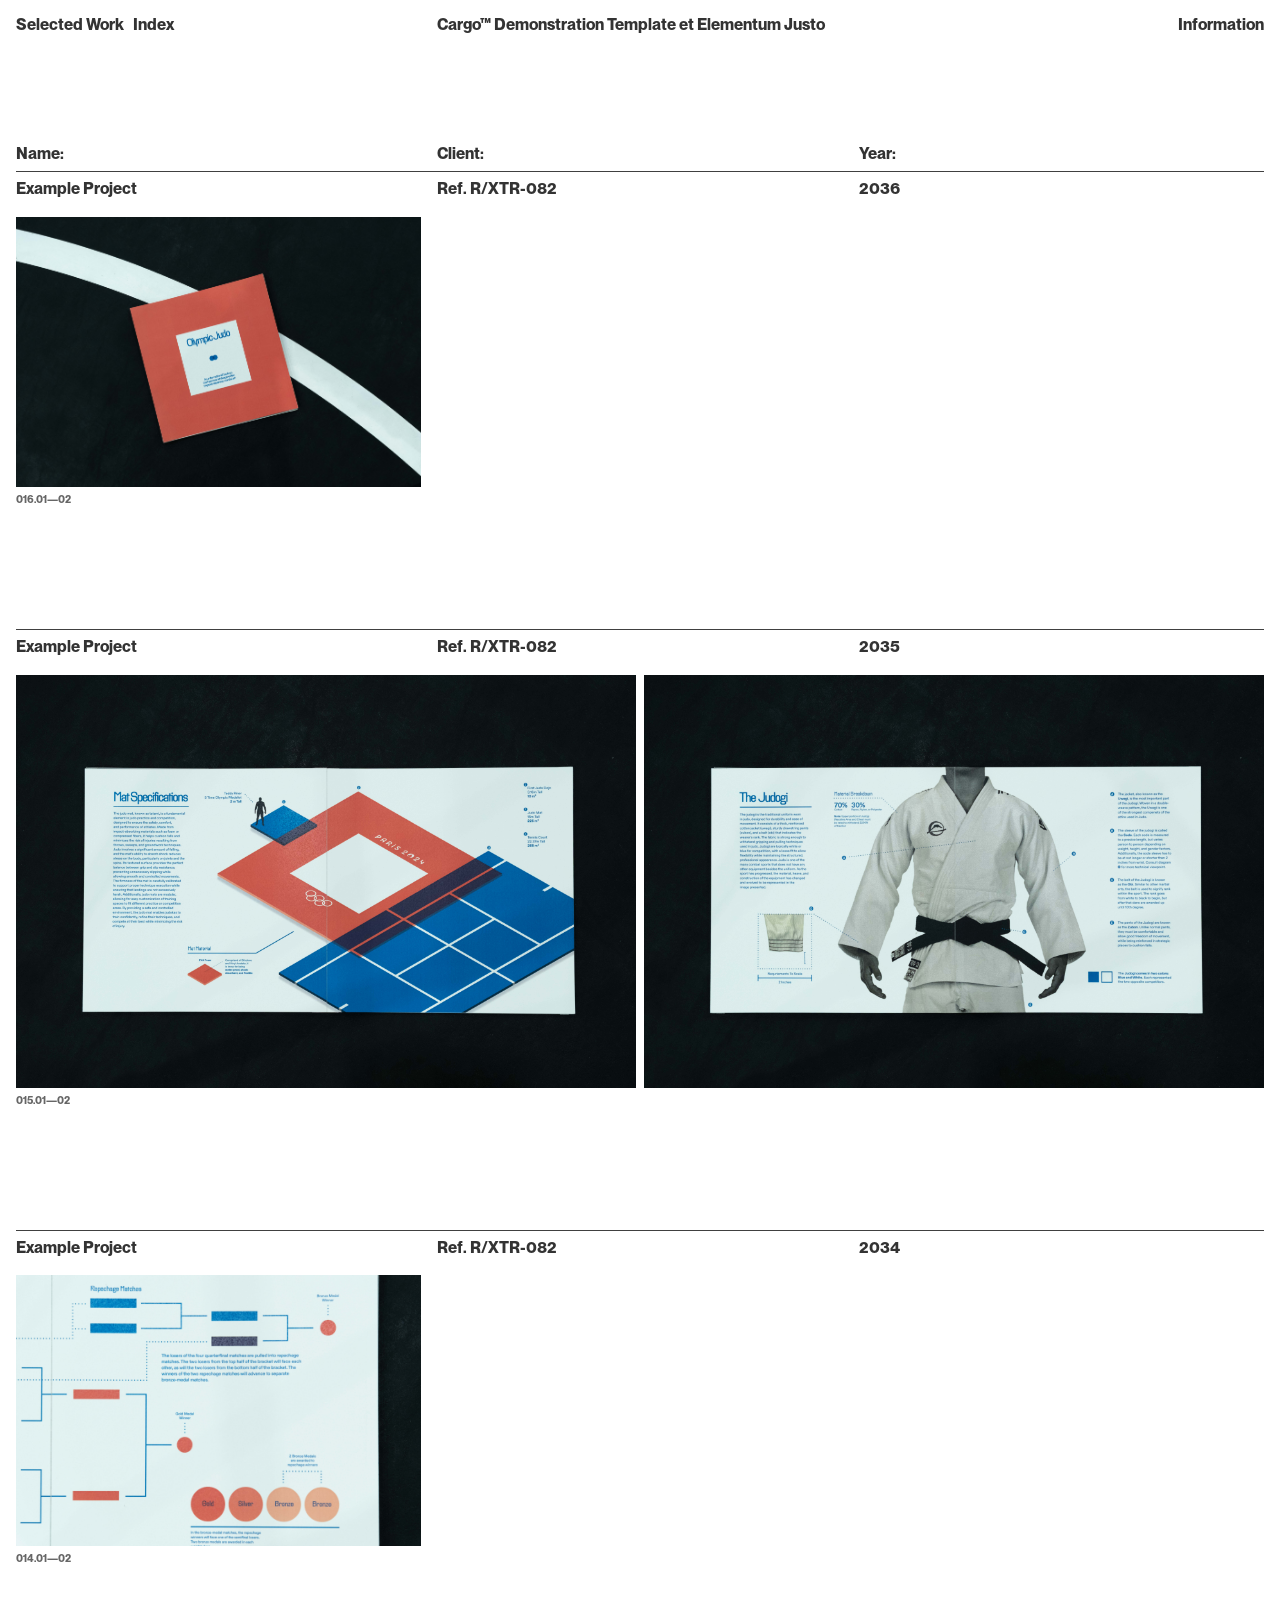
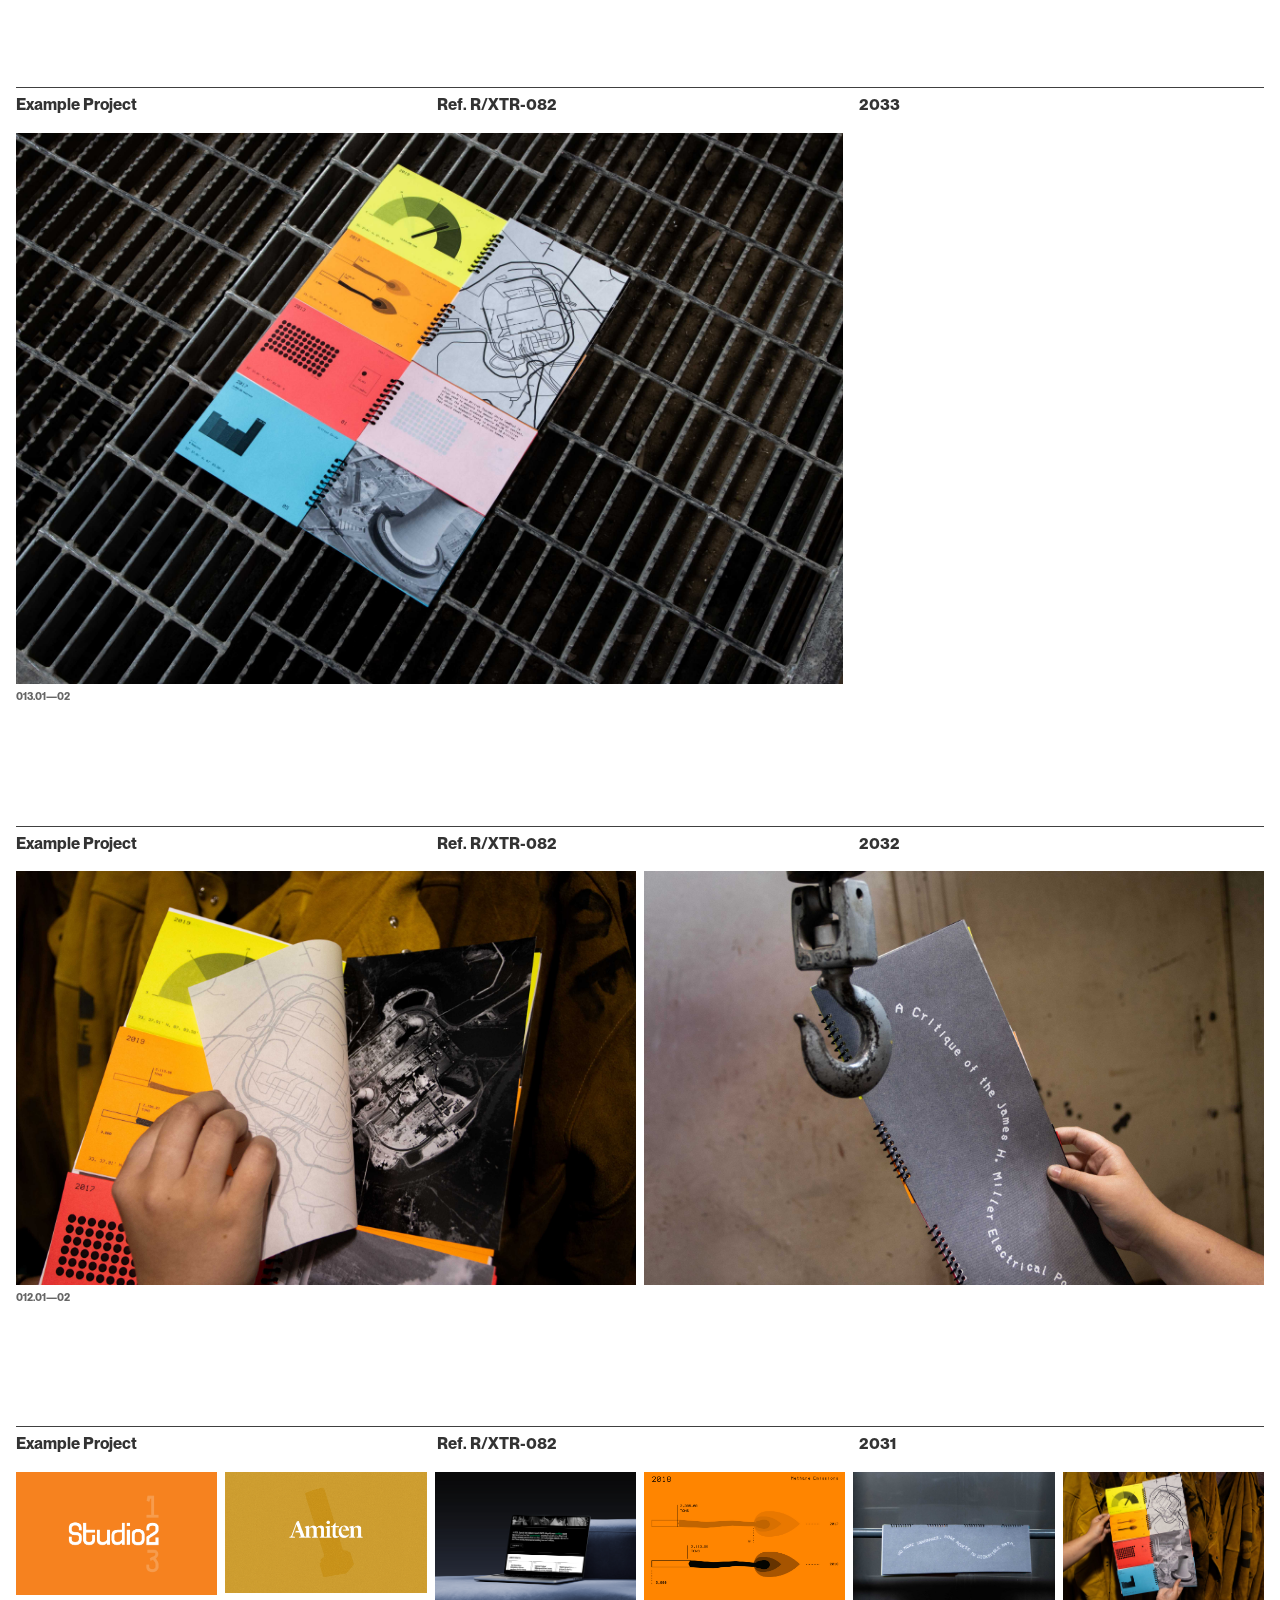
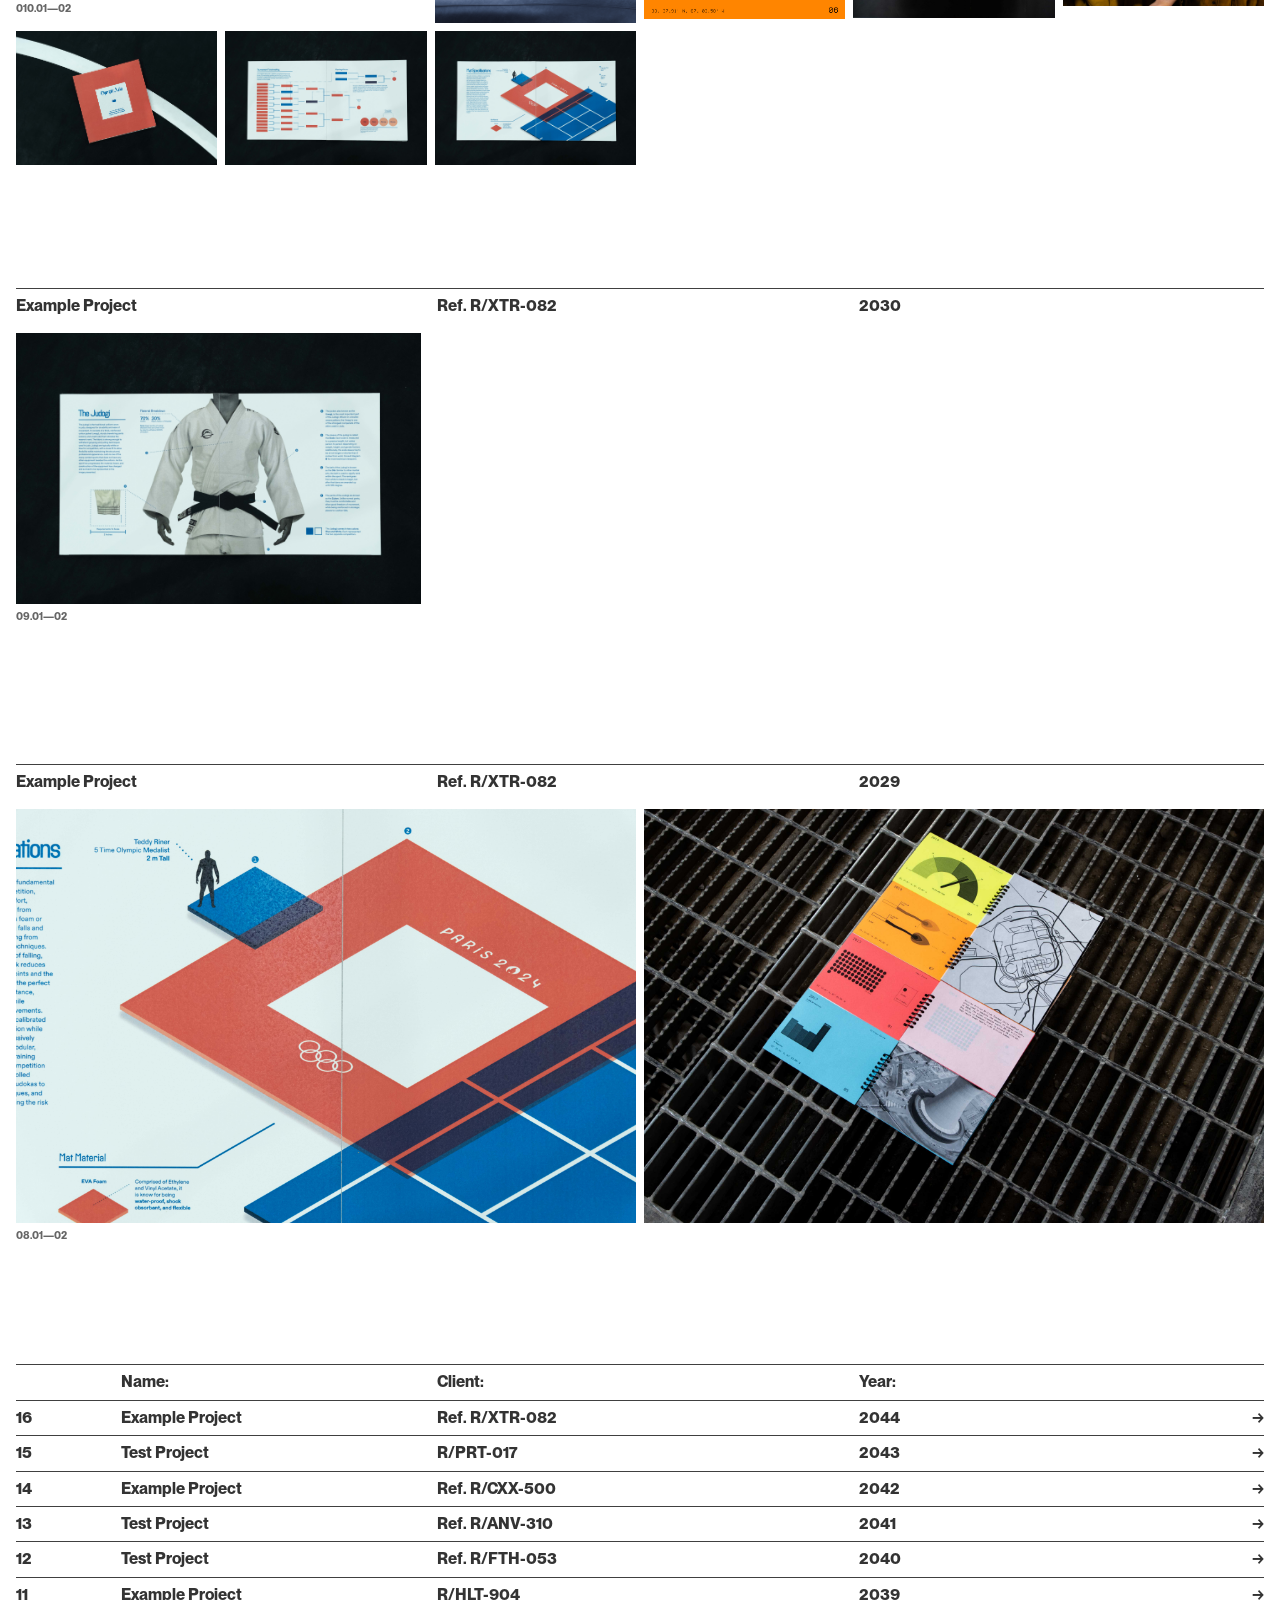
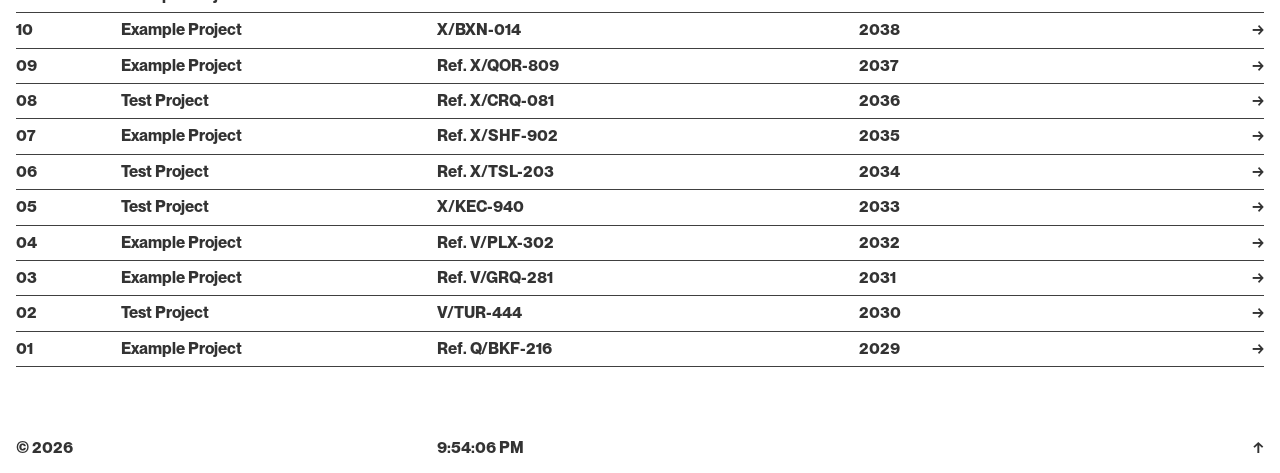
<file: page3.html>
<!DOCTYPE html>
<html lang="en">
<head>
    <meta charset="UTF-8">
    <meta name="viewport" content="width=device-width, initial-scale=1.0">
    <title>Wireframe E615 copy</title>
    <link rel="stylesheet" href="page3-styles.css">
</head>
<body>
    <!-- Fixed Header -->
    <header class="header-fixed">
        <div class="header-content">
            <div class="header-col-left">
                <a href="#example-project-1">Selected Work</a> &nbsp; <a href="#text-index">Index</a>
            </div>
            <div class="header-col-center">Cargo™ Demonstration Template et Elementum Justo</div>
            <div class="header-col-right">
                <a href="#information">Information</a>
            </div>
        </div>
    </header>

    <main class="content">
        <!-- Example Project 1 -->
        <section id="example-project-1" class="page-section">
            <div class="page-content">
                <br>
                <br>
                <div class="column-row">
                    <div class="col">Name:</div>
                    <div class="col">Client:</div>
                    <div class="col">Year:</div>
                </div>
                <hr>
                <div class="column-row">
                    <div class="col-4">Example Project</div>
                    <div class="col-4">Ref. R/XTR-082</div>
                    <div class="col-3">2036</div>
                    <div class="col-1"><a href="#" class="info-link"></a></div>
                </div>
                <br>
                <div class="column-grid-thirds">
                    <div class="col-span-1">
                        <div class="slideshow">
                            <img src="images/Judo-2.jpg" alt="016.01" class="slide active">
                            <img src="images/Judo-6.jpg" alt="016.02" class="slide">
                            <div class="caption">016.01—02</div>
                        </div>
                    </div>
                    <div></div>
                    <div></div>
                </div>
            </div>
        </section>

        <!-- Example Project 2 -->
        <section id="example-project-2" class="page-section">
            <div class="page-content">
                <br>
                <hr>
                <div class="column-row">
                    <div class="col-4">Example Project</div>
                    <div class="col-4">Ref. R/XTR-082</div>
                    <div class="col-3">2035</div>
                    <div class="col-1"><a href="#" class="info-link"></a></div>
                </div>
                <br>
                <div class="gallery-grid cols-2">
                    <div class="gallery-item">
                        <img src="images/Judo-13.jpg" alt="">
                        <div class="caption">015.01—02</div>
                    </div>
                    <div class="gallery-item">
                        <img src="images/Judo-16.jpg" alt="">
                    </div>
                </div>
            </div>
        </section>

        <!-- Example Project 3 -->
        <section id="example-project-3" class="page-section">
            <div class="page-content">
                <br>
                <hr>
                <div class="column-row">
                    <div class="col-4">Example Project</div>
                    <div class="col-4">Ref. R/XTR-082</div>
                    <div class="col-3">2034</div>
                    <div class="col-1"><a href="#" class="info-link"></a></div>
                </div>
                <br>
                <div class="column-grid-thirds">
                    <div class="col-span-1">
                        <div class="slideshow">
                            <img src="images/Judo-24.jpg" alt="014.01" class="slide active">
                            <img src="images/Judo-27.jpg" alt="014.02" class="slide">
                            <div class="caption">014.01—02</div>
                        </div>
                    </div>
                    <div></div>
                    <div></div>
                </div>
            </div>
        </section>

        <!-- Example Project 4 -->
        <section id="example-project-4" class="page-section">
            <div class="page-content">
                <br>
                <hr>
                <div class="column-row">
                    <div class="col-4">Example Project</div>
                    <div class="col-4">Ref. R/XTR-082</div>
                    <div class="col-3">2033</div>
                    <div class="col-1"><a href="#" class="info-link"></a></div>
                </div>
                <br>
                <div class="column-grid-wide">
                    <div class="col-span-8">
                        <div class="slideshow">
                            <img src="images/jgmjr-7.jpg" alt="013.01" class="slide active">
                            <img src="images/jgmjr-12.jpg" alt="013.02" class="slide">
                            <div class="caption">013.01—02</div>
                        </div>
                    </div>
                    <div class="col-span-4"></div>
                </div>
            </div>
        </section>

        <!-- Example Project 5 -->
        <section id="example-project-5" class="page-section">
            <div class="page-content">
                <br>
                <hr>
                <div class="column-row">
                    <div class="col-4">Example Project</div>
                    <div class="col-4">Ref. R/XTR-082</div>
                    <div class="col-3">2032</div>
                    <div class="col-1"><a href="#" class="info-link"></a></div>
                </div>
                <br>
                <div class="gallery-grid cols-2">
                    <div class="gallery-item">
                        <img src="images/jgmjr-15.jpg" alt="">
                        <div class="caption">012.01—02</div>
                    </div>
                    <div class="gallery-item">
                        <img src="images/jgmjr-18.jpg" alt="">
                    </div>
                </div>
            </div>
        </section>

        <!-- Example Project 6 -->
        <section id="example-project-6" class="page-section">
            <div class="page-content">
                <br>
                <hr>
                <div class="column-row">
                    <div class="col-4">Example Project</div>
                    <div class="col-4">Ref. R/XTR-082</div>
                    <div class="col-3">2031</div>
                    <div class="col-1"><a href="#" class="info-link"></a></div>
                </div>
                <br>
                <div class="gallery-grid cols-6">
                    <div class="gallery-item">
                        <img src="images/Studio2.jpg" alt="">
                        <div class="caption">010.01—02</div>
                    </div>
                    <div class="gallery-item">
                        <img src="images/Brand-Main-Image-V2.jpg" alt="">
                    </div>
                    <div class="gallery-item">
                        <img src="images/Scene _8.jpg" alt="">
                    </div>
                    <div class="gallery-item">
                        <img src="images/Plant Data 1.jpg" alt="">
                    </div>
                    <div class="gallery-item">
                        <img src="images/jgmjr-19 (Zoomed).jpg" alt="">
                    </div>
                    <div class="gallery-item">
                        <img src="images/Long_Alexander_JamesHMillerPowerPlantCritique_01.jpg" alt="">
                    </div>
                    <div class="gallery-item">
                        <img src="images/Judo-2.jpg" alt="">
                    </div>
                    <div class="gallery-item">
                        <img src="images/Judo-6.jpg" alt="">
                    </div>
                    <div class="gallery-item">
                        <img src="images/Judo-13.jpg" alt="">
                    </div>
                </div>
            </div>
        </section>

        <!-- Example Project 7 -->
        <section id="example-project-7-1" class="page-section">
            <div class="page-content">
                <br>
                <hr>
                <div class="column-row">
                    <div class="col-4">Example Project</div>
                    <div class="col-4">Ref. R/XTR-082</div>
                    <div class="col-3">2030</div>
                    <div class="col-1"><a href="#" class="info-link"></a></div>
                </div>
                <br>
                <div class="column-grid-thirds">
                    <div class="col-span-1">
                        <div class="slideshow">
                            <img src="images/Judo-16.jpg" alt="09.01" class="slide active">
                            <img src="images/Judo-24.jpg" alt="09.02" class="slide">
                            <div class="caption">09.01—02</div>
                        </div>
                    </div>
                    <div></div>
                    <div></div>
                </div>
            </div>
        </section>

        <!-- Example Project 8 -->
        <section id="example-project-8" class="page-section">
            <div class="page-content">
                <br>
                <br>
                <hr>
                <div class="column-row">
                    <div class="col-4">Example Project</div>
                    <div class="col-4">Ref. R/XTR-082</div>
                    <div class="col-3">2029</div>
                    <div class="col-1"><a href="#" class="info-link"></a></div>
                </div>
                <br>
                <div class="gallery-grid cols-2">
                    <div class="gallery-item">
                        <img src="images/Judo-27.jpg" alt="">
                        <div class="caption">08.01—02</div>
                    </div>
                    <div class="gallery-item">
                        <img src="images/jgmjr-7.jpg" alt="">
                    </div>
                </div>
            </div>
        </section>

        <!-- Text Index -->
        <section id="text-index" class="page-section">
            <div class="page-content">
                <br>
                <hr>
                <div class="column-row index-header">
                    <div class="col-1"></div>
                    <div class="col-3">Name:</div>
                    <div class="col-4">Client:</div>
                    <div class="col-4">Year:</div>
                </div>
                <hr>
                <div class="column-row index-row">
                    <div class="col-1"><a href="#example-project-1">16</a></div>
                    <div class="col-3"><a href="#example-project-1">Example Project</a></div>
                    <div class="col-4"><a href="#example-project-1">Ref. R/XTR-082</a></div>
                    <div class="col-3"><a href="#example-project-1">2044</a></div>
                    <div class="col-1 text-right"><a href="#example-project-1">→</a></div>
                </div>
                <hr>
                <div class="column-row index-row">
                    <div class="col-1"><a href="#example-project-2">15</a></div>
                    <div class="col-3"><a href="#example-project-2">Test Project</a></div>
                    <div class="col-4"><a href="#example-project-2">R/PRT-017</a></div>
                    <div class="col-3"><a href="#example-project-2">2043</a></div>
                    <div class="col-1 text-right"><a href="#example-project-2">→</a></div>
                </div>
                <hr>
                <div class="column-row index-row">
                    <div class="col-1"><a href="#example-project-3">14</a></div>
                    <div class="col-3"><a href="#example-project-3">Example Project</a></div>
                    <div class="col-4"><a href="#example-project-3">Ref. R/CXX-500</a></div>
                    <div class="col-3"><a href="#example-project-3">2042</a></div>
                    <div class="col-1 text-right"><a href="#example-project-2">→</a></div>
                </div>
                <hr>
                <div class="column-row index-row">
                    <div class="col-1"><a href="#example-project-4">13</a></div>
                    <div class="col-3"><a href="#example-project-4">Test Project</a></div>
                    <div class="col-4"><a href="#example-project-4">Ref. R/ANV-310</a></div>
                    <div class="col-3"><a href="#example-project-4">2041</a></div>
                    <div class="col-1 text-right"><a href="#example-project-4">→</a></div>
                </div>
                <hr>
                <div class="column-row index-row">
                    <div class="col-1"><a href="#example-project-5">12</a></div>
                    <div class="col-3"><a href="#example-project-5">Test Project</a></div>
                    <div class="col-4"><a href="#example-project-5">Ref. R/FTH-053</a></div>
                    <div class="col-3"><a href="#example-project-5">2040</a></div>
                    <div class="col-1 text-right"><a href="#example-project-5">→</a></div>
                </div>
                <hr>
                <div class="column-row index-row">
                    <div class="col-1"><a href="#example-project-6">11</a></div>
                    <div class="col-3"><a href="#example-project-6">Example Project</a></div>
                    <div class="col-4"><a href="#example-project-6">R/HLT-904</a></div>
                    <div class="col-3"><a href="#example-project-6">2039</a></div>
                    <div class="col-1 text-right"><a href="#example-project-6">→</a></div>
                </div>
                <hr>
                <div class="column-row index-row">
                    <div class="col-1"><a href="#example-project-7-1">10</a></div>
                    <div class="col-3"><a href="#example-project-7-1">Example Project</a></div>
                    <div class="col-4"><a href="#example-project-7-1">X/BXN-014</a></div>
                    <div class="col-3"><a href="#example-project-7-1">2038</a></div>
                    <div class="col-1 text-right"><a href="#example-project-7-1">→</a></div>
                </div>
                <hr>
                <div class="column-row index-row">
                    <div class="col-1"><a href="#example-project-8">09</a></div>
                    <div class="col-3"><a href="#example-project-8">Example Project</a></div>
                    <div class="col-4"><a href="#example-project-8">Ref. X/QOR-809</a></div>
                    <div class="col-3"><a href="#example-project-8">2037</a></div>
                    <div class="col-1 text-right"><a href="#example-project-8">→</a></div>
                </div>
                <hr>
                <div class="column-row index-row">
                    <div class="col-1"><a href="#example-project-1">08</a></div>
                    <div class="col-3"><a href="#example-project-1">Test Project</a></div>
                    <div class="col-4"><a href="#example-project-1">Ref. X/CRQ-081</a></div>
                    <div class="col-3"><a href="#example-project-1">2036</a></div>
                    <div class="col-1 text-right"><a href="#example-project-1">→</a></div>
                </div>
                <hr>
                <div class="column-row index-row">
                    <div class="col-1"><a href="#example-project-3">07</a></div>
                    <div class="col-3"><a href="#example-project-2">Example Project</a></div>
                    <div class="col-4"><a href="#example-project-2">Ref. X/SHF-902</a></div>
                    <div class="col-3"><a href="#example-project-2">2035</a></div>
                    <div class="col-1 text-right"><a href="#example-project-2">→</a></div>
                </div>
                <hr>
                <div class="column-row index-row">
                    <div class="col-1"><a href="#example-project-3">06</a></div>
                    <div class="col-3"><a href="#example-project-3">Test Project</a></div>
                    <div class="col-4"><a href="#example-project-3">Ref. X/TSL-203</a></div>
                    <div class="col-3"><a href="#example-project-3">2034</a></div>
                    <div class="col-1 text-right"><a href="#example-project-3">→</a></div>
                </div>
                <hr>
                <div class="column-row index-row">
                    <div class="col-1"><a href="#example-project-4">05</a></div>
                    <div class="col-3"><a href="#example-project-4">Test Project</a></div>
                    <div class="col-4"><a href="#example-project-4">X/KEC-940</a></div>
                    <div class="col-3"><a href="#example-project-4">2033</a></div>
                    <div class="col-1 text-right"><a href="#example-project-4">→</a></div>
                </div>
                <hr>
                <div class="column-row index-row">
                    <div class="col-1"><a href="#example-project-5">04</a></div>
                    <div class="col-3"><a href="#example-project-5">Example Project</a></div>
                    <div class="col-4"><a href="#example-project-5">Ref. V/PLX-302</a></div>
                    <div class="col-3"><a href="#example-project-5">2032</a></div>
                    <div class="col-1 text-right"><a href="#example-project-5">→</a></div>
                </div>
                <hr>
                <div class="column-row index-row">
                    <div class="col-1"><a href="#example-project-6">03</a></div>
                    <div class="col-3"><a href="#example-project-6">Example Project</a></div>
                    <div class="col-4"><a href="#example-project-6">Ref. V/GRQ-281</a></div>
                    <div class="col-3"><a href="#example-project-6">2031</a></div>
                    <div class="col-1 text-right"><a href="#example-project-6">→</a></div>
                </div>
                <hr>
                <div class="column-row index-row">
                    <div class="col-1"><a href="#example-project-7-1">02</a></div>
                    <div class="col-3"><a href="#example-project-7-1">Test Project</a></div>
                    <div class="col-4"><a href="#example-project-7-1">V/TUR-444</a></div>
                    <div class="col-3"><a href="#example-project-7-1">2030</a></div>
                    <div class="col-1 text-right"><a href="#example-project-7-1">→</a></div>
                </div>
                <hr>
                <div class="column-row index-row">
                    <div class="col-1"><a href="#example-project-8">01</a></div>
                    <div class="col-3"><a href="#example-project-8">Example Project</a></div>
                    <div class="col-4"><a href="#example-project-8">Ref. Q/BKF-216</a></div>
                    <div class="col-3"><a href="#example-project-8">2029</a></div>
                    <div class="col-1 text-right"><a href="#example-project-8">→</a></div>
                </div>
                <hr>
            </div>
        </section>
    </main>

    <!-- Fixed Footer -->
    <footer class="footer-fixed">
        <div class="footer-content">
            <div class="footer-col-1">© <span class="year">2026</span></div>
            <div class="footer-col-2"><span class="time">12:00:00 PM</span></div>
            <div class="footer-col-3 text-right"><a href="#" class="scroll-top">↑</a></div>
        </div>
    </footer>

    <script>
        // Slideshow functionality
        document.querySelectorAll('.slideshow').forEach(slideshow => {
            const slides = slideshow.querySelectorAll('.slide');
            let currentSlide = 0;
            let isDragging = false;
            let startX = 0;
            let currentX = 0;

            function showSlide(index) {
                slides.forEach((slide, i) => {
                    slide.classList.toggle('active', i === index);
                });
                const caption = slideshow.querySelector('.caption');
                if (caption) {
                    const slideNum = String(index + 1).padStart(2, '0');
                    const total = String(slides.length).padStart(2, '0');
                    const originalText = caption.textContent;
                    const prefix = originalText.split('.')[0];
                    caption.textContent = prefix + '.' + slideNum + '—' + total;
                }
            }

            slideshow.addEventListener('mousedown', (e) => {
                isDragging = true;
                startX = e.clientX;
                slideshow.style.cursor = 'ew-resize';
            });

            document.addEventListener('mousemove', (e) => {
                if (!isDragging) return;
                currentX = e.clientX;
                const diff = currentX - startX;
                if (Math.abs(diff) > 50) {
                    if (diff > 0 && currentSlide > 0) {
                        currentSlide--;
                        showSlide(currentSlide);
                        startX = currentX;
                    } else if (diff < 0 && currentSlide < slides.length - 1) {
                        currentSlide++;
                        showSlide(currentSlide);
                        startX = currentX;
                    }
                }
            });

            document.addEventListener('mouseup', () => {
                isDragging = false;
                slideshow.style.cursor = '';
            });
        });

        // Digital clock
        function updateClock() {
            const now = new Date();
            const year = now.getFullYear();
            const hours = now.getHours();
            const minutes = String(now.getMinutes()).padStart(2, '0');
            const seconds = String(now.getSeconds()).padStart(2, '0');
            const period = hours >= 12 ? 'PM' : 'AM';
            const displayHours = hours % 12 || 12;

            document.querySelector('.year').textContent = year;
            document.querySelector('.time').textContent = displayHours + ':' + minutes + ':' + seconds + ' ' + period;
        }
        updateClock();
        setInterval(updateClock, 1000);

        // Smooth scroll to top
        document.querySelector('.scroll-top').addEventListener('click', (e) => {
            e.preventDefault();
            window.scrollTo({ top: 0, behavior: 'smooth' });
        });

        // Smooth scroll for anchor links
        document.querySelectorAll('a[href^="#"]').forEach(anchor => {
            anchor.addEventListener('click', function(e) {
                const href = this.getAttribute('href');
                if (href !== '#' && href !== '#text-index') {
                    e.preventDefault();
                    const target = document.querySelector(href);
                    if (target) {
                        target.scrollIntoView({ behavior: 'smooth', block: 'start' });
                    }
                }
            });
        });
    </script>
</body>
</html>
</file>
<file: about-styles.css>
/* Font Faces */
@font-face {
    font-family: 'PP Neue Montreal';
    src: url('fonts/PPNeueMontreal-Book.otf') format('opentype');
    font-weight: 400;
    font-style: normal;
}

@font-face {
    font-family: 'PP Neue Montreal';
    src: url('fonts/PPNeueMontreal-Bold.otf') format('opentype');
    font-weight: 700;
    font-style: normal;
}

/* Reset */
* {
    margin: 0;
    padding: 0;
    box-sizing: border-box;
}

body {
    font-family: 'PP Neue Montreal', sans-serif;
    background-color: #e8e8e8;
    color: #261b21;
    line-height: 1.6;
    cursor: none;
}

/* Custom Cursor */
#custom-cursor {
    position: fixed;
    width: 15px;
    height: 15px;
    border-radius: 50%;
    background-color: #ffffff;
    color: #ffffff;
    display: flex;
    align-items: center;
    justify-content: center;
    font-size: 0;
    font-weight: 700;
    text-align: center;
    pointer-events: none;
    z-index: 9999;
    left: 0;
    top: 0;
    will-change: transform;
    transform-origin: center;
    mix-blend-mode: difference;
}

/* Loading Screen */
#loading-screen {
    position: fixed;
    top: 0;
    left: 0;
    width: 100%;
    height: 100%;
    background-color: #261b21;
    display: flex;
    align-items: center;
    justify-content: center;
    z-index: 9999;
    transition: transform 1s cubic-bezier(0.65, 0, 0.35, 1);
    transform: translateY(0);
}

#loading-screen.loaded {
    transform: translateY(-100%);
}

.loading-icon {
    font-size: 2.5rem;
    animation: flip 1.5s ease-in-out infinite;
}

.loading-icon::before {
    content: '⌛';
    display: block;
}

@keyframes flip {
    0%, 100% {
        transform: rotate(0deg);
    }
    50% {
        transform: rotate(180deg);
    }
}

/* Static Header */
.header-static {
    display: flex;
    justify-content: space-between;
    align-items: center;
    padding: 1.4rem 5rem;
    width: 100%;
    background-color: #e8e8e8;
}

.logo {
    display: flex;
    align-items: center;
    text-decoration: none;
    cursor: none;
}

.logo img {
    height: 2.5rem;
    width: auto;
    display: block;
    background: transparent;
    mix-blend-mode: none;
}

nav {
    display: flex;
    align-items: center;
    gap: 3rem;
}

nav ul {
    display: flex;
    list-style: none;
    gap: 3rem;
}

nav a {
    color: #261b21;
    text-decoration: none;
    font-size: 0.85rem;
    position: relative;
    padding-bottom: 0.25rem;
    transition: opacity 0.3s ease;
    letter-spacing: 0.1rem;
    opacity: 0.9;
    font-weight: 400;
    cursor: none;
}

nav a::after {
    content: '';
    position: absolute;
    bottom: 0;
    left: 0;
    width: 0;
    height: 1px;
    background-color: #261b21;
    transition: width 0.3s ease;
}

nav a:hover::after {
    width: 100%;
}

nav a:hover {
    opacity: 1;
}

nav a.active {
    opacity: 1;
}

/* Main Content */
main {
    padding: 4rem 5rem 2rem 5rem;
    max-width: 2000px;
}


/* Info Grid */
.info-grid {
    display: grid;
    grid-template-columns: 650px 1fr;
    column-gap: 4rem;
    margin-bottom: 0rem;
    margin-top: 1rem;
    align-items: start;
}

.image-column {
    position: relative;
}

.image-column img {
    width: 200%;
    height: auto;
    display: block;
    max-width: 550px;
}

.image-column,
.about-column {
    margin-top: 0;
}

.about-column h3 {
    font-size: clamp(2rem, 4vw, 3rem);
    margin-bottom: 2.5rem;
    margin-top: 3rem;
    font-weight: 700;
    line-height: 1.1;
    letter-spacing: -0.02em;
    color: #261b21;
}

.about-column h3:first-of-type {
    margin-top: 0;
}

.about-column p {
    font-size: 1.2rem;
    max-width: 700px;
    font-weight: 400;
    line-height: 1.4;
    margin-bottom: 2rem;
    color: #261b21;
}

.about-column a {
    color: #261b21;
    text-decoration: underline;
}

/* Education Section */
.education-section {
    margin-top: 4rem;
}

.education-label {
    margin-top: 0rem;
    font-size: 1rem;
    font-weight: 700;
    letter-spacing: 0.1em;
    color: #cc4c22;
    margin-bottom: 1rem;
}

.education-school {
    font-size: 1.2rem;
    font-weight: 400;
    line-height: 1.3;
    color: #261b21;
    margin-bottom: 0.2rem;
}

.education-degree {
    font-size: 1.5rem;
    font-weight: 400;
    line-height: 1.3;
    color: #261b21;
    margin-bottom: 0;
}

/* About Link Button */
.about-link-button {
    display: inline-block;
    margin-top: 0rem;
    padding: 0.5rem 1.5rem;
    background-color: #261b21;
    color: #ffffff !important;
    text-decoration: none !important;
    font-size: 0.8rem;
    font-weight: 700;
    letter-spacing: 0.1em;
    border-radius: 5px;
    transition: opacity 0.3s ease;
    cursor: none;
    margin-bottom: 1rem;
    font-family: 'PP Neue Montreal', sans-serif;
}

.about-link-button:hover {
    opacity: 0.8;
    text-decoration: none !important;
}

/* Responsive Design */
@media (max-width: 1024px) {
    .info-grid {
        grid-template-columns: 1fr;
        gap: 3rem;
    }
    
    .about-column h3 {
        font-size: 2.5rem;
    }
    
    .about-column p {
        font-size: 2rem;
    }
}

@media (max-width: 768px) {
    main {
        padding: 2rem 2rem;
    }
    
    .header-static {
        padding: 1rem 2rem;
        flex-direction: column;
        gap: 1rem;
    }
    
    nav ul {
        gap: 1.5rem;
    }
    
    .info-grid {
        grid-template-columns: 1fr;
        gap: 2rem;
    }
    
    .about-column h3 {
        font-size: 2rem;
    }
    
    .about-column p {
        font-size: 1.5rem;
    }
}
</file>
<file: gallery-styles.css>
/* Font Faces */
@font-face {
    font-family: 'PP Neue Montreal';
    src: url('fonts/PPNeueMontreal-Book.otf') format('opentype');
    font-weight: 400;
    font-style: normal;
}

@font-face {
    font-family: 'PP Neue Montreal';
    src: url('fonts/PPNeueMontreal-Bold.otf') format('opentype');
    font-weight: 700;
    font-style: normal;
}

/* Reset */
* {
    margin: 0;
    padding: 0;
    box-sizing: border-box;
}

body {
    font-family: 'PP Neue Montreal', sans-serif;
    background-color: #ffffff;
    color: #000000;
    line-height: 1.6;
    cursor: none;
    overflow: hidden;
    width: 100vw;
    height: 100vh;
}

/* Loading Screen */
#loading-screen {
    position: fixed;
    top: 0;
    left: 0;
    width: 100%;
    height: 100%;
    background-color: #261b21;
    display: flex;
    align-items: center;
    justify-content: center;
    z-index: 9999;
    transition: transform 1s cubic-bezier(0.65, 0, 0.35, 1);
    transform: translateY(0);
}

#loading-screen.loaded {
    transform: translateY(-100%);
}

.loading-icon {
    font-size: 2.5rem;
    animation: flip 1.5s ease-in-out infinite;
}

.loading-icon::before {
    content: '⌛';
    display: block;
}

@keyframes flip {
    0%, 100% {
        transform: rotate(0deg);
    }
    50% {
        transform: rotate(180deg);
    }
}

/* Custom Cursor */
#custom-cursor {
    position: fixed;
    width: 15px;
    height: 15px;
    border-radius: 50%;
    background-color: #ffffff;
    display: flex;
    align-items: center;
    justify-content: center;
    font-size: 0;
    font-weight: 700;
    text-align: center;
    pointer-events: none;
    z-index: 9999;
    left: 0;
    top: 0;
    will-change: transform;
    transition: width 0.2s ease, height 0.2s ease, background-color 0.2s ease, font-size 0.2s ease;
    mix-blend-mode: difference;
}

#custom-cursor.active {
    width: 60px;
    height: 60px;
    font-size: 0.75rem;
    background-color: #ff6b35;
    color: #ffffff;
}

/* Gallery Container */
#gallery-container {
    position: fixed;
    top: 0;
    left: 0;
    width: 100%;
    height: 100%;
    overflow: hidden;
}

/* Gallery Items */
.gallery-item {
    position: absolute;
    top: 0;
    left: 0;
    cursor: none;
    will-change: transform;
}

.placeholder-box {
    width: 100%;
    height: 100%;
    background: linear-gradient(135deg, #1a1a1a 0%, #3a3a3a 100%);
}

.gallery-item img {
    width: 100%;
    height: 100%;
    display: block;
    object-fit: cover;
}

/* Home Button */
#home-button {
    position: fixed;
    bottom: 2rem;
    left: 50%;
    transform: translateX(-50%);
    background-color: #ff6b35;
    color: #ffffff;
    padding: 0.8rem 2rem;
    text-decoration: none;
    font-family: 'PP Neue Montreal', sans-serif;
    font-size: 0.85rem;
    font-weight: 400;
    letter-spacing: 0.1rem;
    border-radius: 5px;
    cursor: none;
    z-index: 1000;
    transition: opacity 0.3s ease;
    opacity: 1;
}

#home-button::after {
    content: '';
    position: absolute;
    bottom: 0.6rem;
    left: 2rem;
    width: 0;
    height: 1px;
    background-color: #ffffff;
    transition: width 0.3s ease;
}

#home-button:hover {
    opacity: 1;
}

#home-button:hover::after {
    width: calc(100% - 4rem);
}
</file>
<file: homepage-style.css>
/* Font Faces */
@font-face {
    font-family: 'PP Neue Montreal';
    src: url('fonts/PPNeueMontreal-Book.otf') format('opentype');
    font-weight: 400;
    font-style: normal;
}

@font-face {
    font-family: 'PP Neue Montreal';
    src: url('fonts/PPNeueMontreal-Bold.otf') format('opentype');
    font-weight: 700;
    font-style: normal;
}

/* Reset */
* {
    margin: 0;
    padding: 0;
    box-sizing: border-box;
}

/* Typing animation cursor */
.typing-text::after {
    content: '|';
    animation: blink 0.7s infinite;
}

.typing-text.done::after {
    display: none;
}

@keyframes blink {
    0%, 50% { opacity: 1; }
    51%, 100% { opacity: 0; }
}

body {
    font-family: 'PP Neue Montreal', sans-serif;
    background-color: #cc4c22;
    color: #261b21;
    line-height: 1.6;
    cursor: none;
}

/* Custom Cursor */
#custom-cursor {
    position: fixed;
    width: 15px;
    height: 15px;
    border-radius: 50%;
    background-color: #ffffff;
    color: #ffffff;
    display: flex;
    align-items: center;
    justify-content: center;
    font-size: 0;
    font-weight: 700;
    text-align: center;
    pointer-events: none;
    z-index: 9999;
    left: 0;
    top: 0;
    will-change: transform;
    transform-origin: center;
    mix-blend-mode: difference;
}

/* Loading Screen */
#loading-screen {
    position: fixed;
    top: 0;
    left: 0;
    width: 100%;
    height: 100%;
    background-color: #261b21;
    display: flex;
    align-items: center;
    justify-content: center;
    z-index: 9999;
    transition: transform 1s cubic-bezier(0.65, 0, 0.35, 1);
    transform: translateY(0);
}

#loading-screen.loaded {
    transform: translateY(-100%);
}

.loading-icon {
    font-size: 2.5rem;
    animation: flip 1.5s ease-in-out infinite;
}

.loading-icon::before {
    content: '⌛';
    display: block;
}

@keyframes flip {
    0%, 100% {
        transform: rotate(0deg);
    }
    50% {
        transform: rotate(180deg);
    }
}

/* Static Header */
.header-static {
    display: flex;
    justify-content: space-between;
    align-items: center;
    padding: 1.4rem 5rem;
    width: 100%;
    background-color: #cc4c22;
}

.logo {
    display: flex;
    align-items: center;
    text-decoration: none;
    cursor: none;
}

.logo img {
    height: 2.5rem;
    width: auto;
    display: block;
    background: transparent;
    mix-blend-mode: screen;
}

nav {
    display: flex;
    align-items: center;
    gap: 3rem;
}

nav ul {
    display: flex;
    list-style: none;
    gap: 3rem;
}

nav a {
    color: #fff;
    text-decoration: none;
    font-size: 0.85rem;
    position: relative;
    padding-bottom: 0.25rem;
    transition: opacity 0.3s ease;
    letter-spacing: 0.1rem;
    opacity: 0.9;
    font-weight: 400;
    cursor: none;
}

nav a::after {
    content: '';
    position: absolute;
    bottom: 0;
    left: 0;
    width: 0;
    height: 1px;
    background-color: #fff;
    transition: width 0.3s ease;
}

nav a:hover::after {
    width: 100%;
}

nav a:hover {
    opacity: 1;
}

/* Main Content */
main {
    padding: 2rem 5rem;
    min-height: calc(100vh - 5rem);
    display: flex;
    flex-direction: column;
    justify-content: flex-end;
}

main h1 {
    font-size: 5rem;
    font-weight: 700;
    letter-spacing: -0.02em;
    line-height: 1.1;
    color: #fff;
    margin-bottom: 2rem;
    max-width: 1400px;
}
</file>
<file: page2-styles.css>
/* Font Faces */
@font-face {
    font-family: 'PP Neue Montreal';
    src: url('fonts/PPNeueMontreal-Book.otf') format('opentype');
    font-weight: 400;
    font-style: normal;
}

@font-face {
    font-family: 'PP Neue Montreal';
    src: url('fonts/PPNeueMontreal-Bold.otf') format('opentype');
    font-weight: 700;
    font-style: normal;
}

/* CSS Variables */
:root {
    --bg-color: #e8e8e8;
    --text-color: #261b21;
    --text-secondary: #666666;
    --accent-color: #261b21;
}

[data-theme="light"] {
    --bg-color: #e8e8e8;
    --text-color: #261b21;
    --text-secondary: #666666;
    --accent-color: #261b21;
}

/* Global Styles */
* {
    margin: 0;
    padding: 0;
    box-sizing: border-box;
}

body {
    font-family: 'PP Neue Montreal', -apple-system, BlinkMacSystemFont, 'Segoe UI', sans-serif;
    background-color: var(--bg-color);
    color: var(--text-color);
    line-height: 1.6;
    transition: background-color 0.3s ease, color 0.3s ease;
    margin: 0;
    padding: 0;
    cursor: none;
}

/* Scroll Progress Bar */
#scroll-progress {
    position: fixed;
    top: 0;
    left: 0;
    width: 100%;
    height: 4px;
    background-color: #e0e0e0;
    z-index: 1001;
    transition: top 0.3s ease;
}

#scroll-progress.at-top {
    top: 0;
}

#scroll-progress-bar {
    height: 100%;
    width: 0%;
    background-color: #cc4c22;
    transition: width 0.1s ease-out;
}


/* Loading Screen */
#loading-screen {
    position: fixed;
    top: 0;
    left: 0;
    width: 100%;
    height: 100%;
    background-color: #261b21;
    display: flex;
    align-items: center;
    justify-content: center;
    z-index: 9999;
    transition: transform 1s cubic-bezier(0.65, 0, 0.35, 1);
    transform: translateY(0);
}

#loading-screen.loaded {
    transform: translateY(-100%);
}

.loading-icon {
    font-size: 2.5rem;
    animation: flip 1.5s ease-in-out infinite;
}

.loading-icon::before {
    content: '⌛';
    display: block;
}

@keyframes flip {
    0%, 100% {
        transform: rotate(0deg);
    }
    50% {
        transform: rotate(180deg);
    }
}

/* Page Wrapper */
#page-wrapper {
    background-color: var(--bg-color);
    transition: background-color 0.3s ease;
}

/* Header */
header {
    display: flex;
    justify-content: space-between;
    align-items: center;
    padding: 1.4rem 5rem;
    position: fixed;
    width: 100%;
    top: 4px;
    left: 0;
    z-index: 1000;
    background-color: #e8e8e8;
    transition: transform 0.3s ease, background-color 0.3s ease;
}

header.header-hidden {
    transform: translateY(-100%);
}

.logo {
    display: flex;
    align-items: center;
    text-decoration: none;
    cursor: none;
}

.logo img {
    height: 2.5rem;
    width: auto;
    display: block;
    background: transparent;
    mix-blend-mode: none;
}

nav {
    display: flex;
    align-items: center;
    gap: 3rem;
}

nav ul {
    list-style: none;
    display: flex;
    gap: 3rem;
}

nav a {
    color: #261b21;
    text-decoration: none;
    font-size: 0.85rem;
    position: relative;
    padding-bottom: 0.25rem;
    transition: opacity 0.3s ease;
    letter-spacing: 0.1rem;
    opacity: 0.9;
    font-weight: 400;
}

nav a::after {
    content: '';
    position: absolute;
    bottom: 0;
    left: 0;
    width: 0;
    height: 1px;
    background-color: #261b21;
    transition: width 0.3s ease;
}

nav a:hover::after {
    width: 100%;
}

nav a:hover {
    opacity: 1;
}

/* Main Content */
main {
    padding: 6.5rem 5rem 4rem;
}

/* Intro Section */
.intro {
    position: relative;
    max-width: 100%;
    margin-top: 4rem;
    margin-bottom: 3rem;
    padding-bottom: 1rem;
    border-bottom: 1px solid var(--text-color);
}

.name {
    font-size: 1.1rem;
    font-weight: 400;
    line-height: 1.1;
    letter-spacing: 0.08rem;
    margin-bottom: 0.5rem;
    color: var(--text-color);
}

.name strong {
    font-weight: 700;
}

/* Work Type Toggle */
.work-toggle {
    position: absolute;
    right: 0;
    bottom: 1.25rem;
    display: flex;
    gap: 1.5rem;
}

.toggle-btn {
    padding: 0;
    background-color: transparent;
    color: var(--text-color);
    border: none;
    font-family: 'PP Neue Montreal', sans-serif;
    font-size: 1rem;
    font-weight: 400;
    cursor: none;
    opacity: 0.4;
    transition: opacity 0.3s ease;
}

.toggle-btn.active {
    opacity: 1;
}

.role {
    font-size: 1rem;
    color: var(--text-secondary);
    margin-bottom: 3rem;
}

.bio {
    font-size: 1rem;
    line-height: 1.8;
    color: var(--text-color);
}

.bio p {
    margin-bottom: 1rem;
}

/* Projects Grid */
.projects-grid {
    display: grid;
    grid-template-columns: repeat(2, 1fr);
    column-gap: 2rem;
    row-gap: 3rem;
    margin-bottom: 0rem;
}

.project-card {
    display: flex;
    flex-direction: column;
}

.project-link {
    text-decoration: none;
    display: block;
    cursor: none;
}

.project-image-container {
    position: relative;
    width: 100%;
    margin-bottom: 0.5rem;
    overflow: hidden;
    cursor: none;
}

.project-image-placeholder {
    width: 100%;
    aspect-ratio: 3 / 2;
    background: linear-gradient(135deg, #1a1a1a 0%, #2d2d2d 100%);
    position: relative;
    overflow: hidden;
}

.project-info {
    display: flex;
    flex-direction: column;
}

.project-name {
    font-size: 1.3rem;
    font-weight: 700;
    margin-bottom: 0rem;
    letter-spacing: 0.02em;
}

.project-description {
    font-size: 1rem;
    line-height: 1.4;
    color: var(--text-color);
}

.project-tags {
    display: flex;
    flex-wrap: wrap;
    gap: 0.5rem;
    margin-top: 0.6rem;
    min-height: 0.5rem;
    opacity: 0;
    transform: translateY(-10px);
    transition: opacity 0.3s ease, transform 0.3s ease;
}

.project-image-container:hover ~ .project-info .project-tags,
.project-link:hover ~ .project-info .project-tags {
    opacity: 1;
    transform: translateY(0);
}

.tag {
    display: inline-block;
    padding: 0.2rem 0.8rem;
    background-color: #d0d0d0;
    color: #261b21;
    font-size: 0.9rem;
    font-weight: 400;
    border-radius: 5px;
    letter-spacing: 0.03em;
    text-transform: capitalize;
    transition: background-color 0.3s ease, color 0.3s ease;
}

[data-theme="light"] .tag {
    background-color: #e5e5e5;
    color: #261b21;
}

/* Theme Toggle Switch */
#theme-toggle {
    position: relative;
    width: 36px;
    height: 20px;
    border-radius: 10px;
    border: 1.5px solid var(--text-color);
    background-color: var(--bg-color);
    cursor: none;
    padding: 0;
    transition: all 0.3s ease;
    flex-shrink: 0;
}

.toggle-slider {
    position: absolute;
    top: 50%;
    left: 2px;
    width: 12px;
    height: 12px;
    border-radius: 50%;
    background-color: var(--text-color);
    transition: transform 0.3s ease;
    display: block;
    transform: translateY(-50%);
}

[data-theme="light"] .toggle-slider {
    transform: translateX(16px) translateY(-50%);
}

/* Custom Cursor */
body {
    cursor: none;
}

#custom-cursor {
    position: fixed;
    width: 15px;
    height: 15px;
    border-radius: 50%;
    background-color: #ffffff;
    color: #ffffff;
    display: flex;
    align-items: center;
    justify-content: center;
    font-size: 0;
    font-weight: 700;
    text-align: center;
    pointer-events: none;
    z-index: 9999;
    left: 0;
    top: 0;
    will-change: transform;
    transform-origin: center;
    mix-blend-mode: difference;
}

/* Responsive Design */
/* Mobile */
@media (max-width: 768px) {
    header {
        padding: 1.5rem 2rem;
        flex-direction: column;
        gap: 1.5rem;
    }

    nav ul {
        gap: 1.5rem;
    }

    main {
        padding: 10rem 2rem 2rem;
    }

    .intro {
        margin-bottom: 5rem;
    }

    .projects-grid {
        grid-template-columns: 1fr;
        gap: 3rem;
    }
    
    .work-toggle {
        position: static;
        margin-top: 1.5rem;
        width: fit-content;
    }
}

/* Footer */
#site-footer {
    background-color:#cc4c22;
    color: #e8e8e8;
    text-align: center;
    padding: 6rem 2rem;
    margin-top: 3rem;
}

#site-footer p {
    margin: 0;
    font-size: 1rem;
    font-weight: 400;
    opacity: 1;
}

/* Tablet responsiveness */
@media (max-width: 1024px) and (min-width: 769px) {
    .projects-grid {
        grid-template-columns: repeat(2, 1fr);
    }
}
</file>
<file: page3-styles.css>
/* Font Faces */
@font-face {
    font-family: 'PP Neue Montreal';
    src: url('fonts/PPNeueMontreal-Book.otf') format('opentype');
    font-weight: 400;
    font-style: normal;
}

@font-face {
    font-family: 'PP Neue Montreal';
    src: url('fonts/PPNeueMontreal-Bold.otf') format('opentype');
    font-weight: 700;
    font-style: normal;
}

/* Reset and Base Styles */
* {
    -webkit-box-sizing: border-box;
    -moz-box-sizing: border-box;
    box-sizing: border-box;
    margin: 0;
    padding: 0;
}

html, body {
    min-height: 100vh;
    margin: 0;
    padding: 0;
}

html {
    font-size: 16px;
    touch-action: manipulation;
    position: relative;
    scroll-behavior: smooth;
}

body {
    -moz-osx-font-smoothing: grayscale;
    -webkit-font-smoothing: antialiased;
    font-family: 'PP Neue Montreal', sans-serif;
    background-color: #fff;
    color: rgba(0, 0, 0, 0.8);
    font-size: 1rem;
    font-weight: 600;
    line-height: 1.15;
    letter-spacing: 0;
}

a {
    color: rgba(0, 0, 0, 0.8);
    text-decoration: none;
}

a:active {
    opacity: 0.7;
}

hr {
    background: rgba(0, 0, 0, 0.75);
    border: 0;
    height: 1px;
    display: block;
    margin-top: 0.5rem;
    margin-bottom: 0.5rem;
}

/* Fixed Header */
.header-fixed {
    position: fixed;
    top: 0;
    left: 0;
    right: 0;
    z-index: 399;
    padding: 1rem;
}

.header-content {
    display: grid;
    grid-template-columns: repeat(12, 1fr);
    gap: 1rem;
}

.header-col-left {
    grid-column: span 4;
}

.header-col-center {
    grid-column: span 4;
}

.header-col-right {
    grid-column: span 4;
    text-align: right;
}

/* Main Content */
.content {
    padding-top: 60px;
}

.page-section {
    display: flex;
    justify-content: center;
    align-items: flex-start;
    padding: 2rem 0;
}

.page-content {
    padding: 1rem;
    width: 100%;
    max-width: 100%;
}

/* Column Layouts */
.column-row {
    display: grid;
    grid-template-columns: repeat(12, 1fr);
    gap: 1rem;
    width: 100%;
}

.col {
    grid-column: span 4;
}

.col-1 {
    grid-column: span 1;
}

.col-3 {
    grid-column: span 3;
}

.col-4 {
    grid-column: span 4;
}

.col-8 {
    grid-column: span 8;
}

.text-right {
    text-align: right;
}

.column-grid-thirds {
    display: grid;
    grid-template-columns: repeat(3, 1fr);
    gap: 1rem;
}

.column-grid-wide {
    display: grid;
    grid-template-columns: repeat(12, 1fr);
    gap: 1rem;
}

.col-span-1 {
    grid-column: span 1;
}

.col-span-4 {
    grid-column: span 4;
}

.col-span-8 {
    grid-column: span 8;
}

/* Gallery Grids */
.gallery-grid {
    display: grid;
    width: 100%;
}

.gallery-grid.cols-2 {
    grid-template-columns: repeat(2, 1fr);
    gap: 0.5rem;
}

.gallery-grid.cols-6 {
    grid-template-columns: repeat(6, 1fr);
    gap: 0.5rem;
}

.gallery-item {
    position: relative;
    width: 100%;
}

.gallery-item img {
    width: 100%;
    height: auto;
    display: block;
    border: 0;
}

/* Slideshow */
.slideshow {
    position: relative;
    width: 100%;
    cursor: ew-resize;
}

.slide {
    width: 100%;
    height: auto;
    display: none;
    transition: opacity 0.2s ease;
}

.slide.active {
    display: block;
}

/* Caption Styling */
.caption {
    font-size: 0.65rem;
    font-weight: 600;
    color: rgba(0, 0, 0, 0.6);
    font-family: 'PP Neue Montreal', monospace;
    line-height: 1.15;
    letter-spacing: 0;
    margin-top: 0.7em;
    display: block;
}

.gallery-item .caption {
    margin-top: 0.7em;
}

/* Index Styles */
.index-header {
    margin-bottom: 0;
}

.index-row a {
    display: block;
}

/* Footer */
.footer-fixed {
    position: relative;
    padding: 1rem;
    background-color: #fff;
}

.footer-content {
    display: grid;
    grid-template-columns: repeat(12, 1fr);
    gap: 1rem;
}

.footer-col-1 {
    grid-column: span 4;
}

.footer-col-2 {
    grid-column: span 7;
}

.footer-col-3 {
    grid-column: span 1;
    text-align: right;
}

/* Responsive */
@media (max-width: 768px) {
    html {
        font-size: calc(16px * 1.33);
    }

    .header-content,
    .footer-content {
        grid-template-columns: 1fr;
        gap: 0.5rem;
    }

    .header-col-left,
    .header-col-center,
    .header-col-right,
    .footer-col-1,
    .footer-col-2,
    .footer-col-3 {
        grid-column: span 1;
    }

    .header-col-right,
    .footer-col-3 {
        text-align: left;
    }

    .column-row {
        grid-template-columns: 1fr;
    }

    .col,
    .col-1,
    .col-3,
    .col-4,
    .col-8 {
        grid-column: span 1;
    }

    .gallery-grid.cols-2 {
        grid-template-columns: 1fr;
    }

    .gallery-grid.cols-6 {
        grid-template-columns: repeat(3, 1fr);
    }

    .column-grid-thirds {
        grid-template-columns: 1fr;
    }

    .column-grid-wide {
        grid-template-columns: 1fr;
    }

    .col-span-1,
    .col-span-4,
    .col-span-8 {
        grid-column: span 1;
    }
}

/* Selection */
::selection {
    background-color: rgba(0, 0, 0, 0.1);
}
</file>
